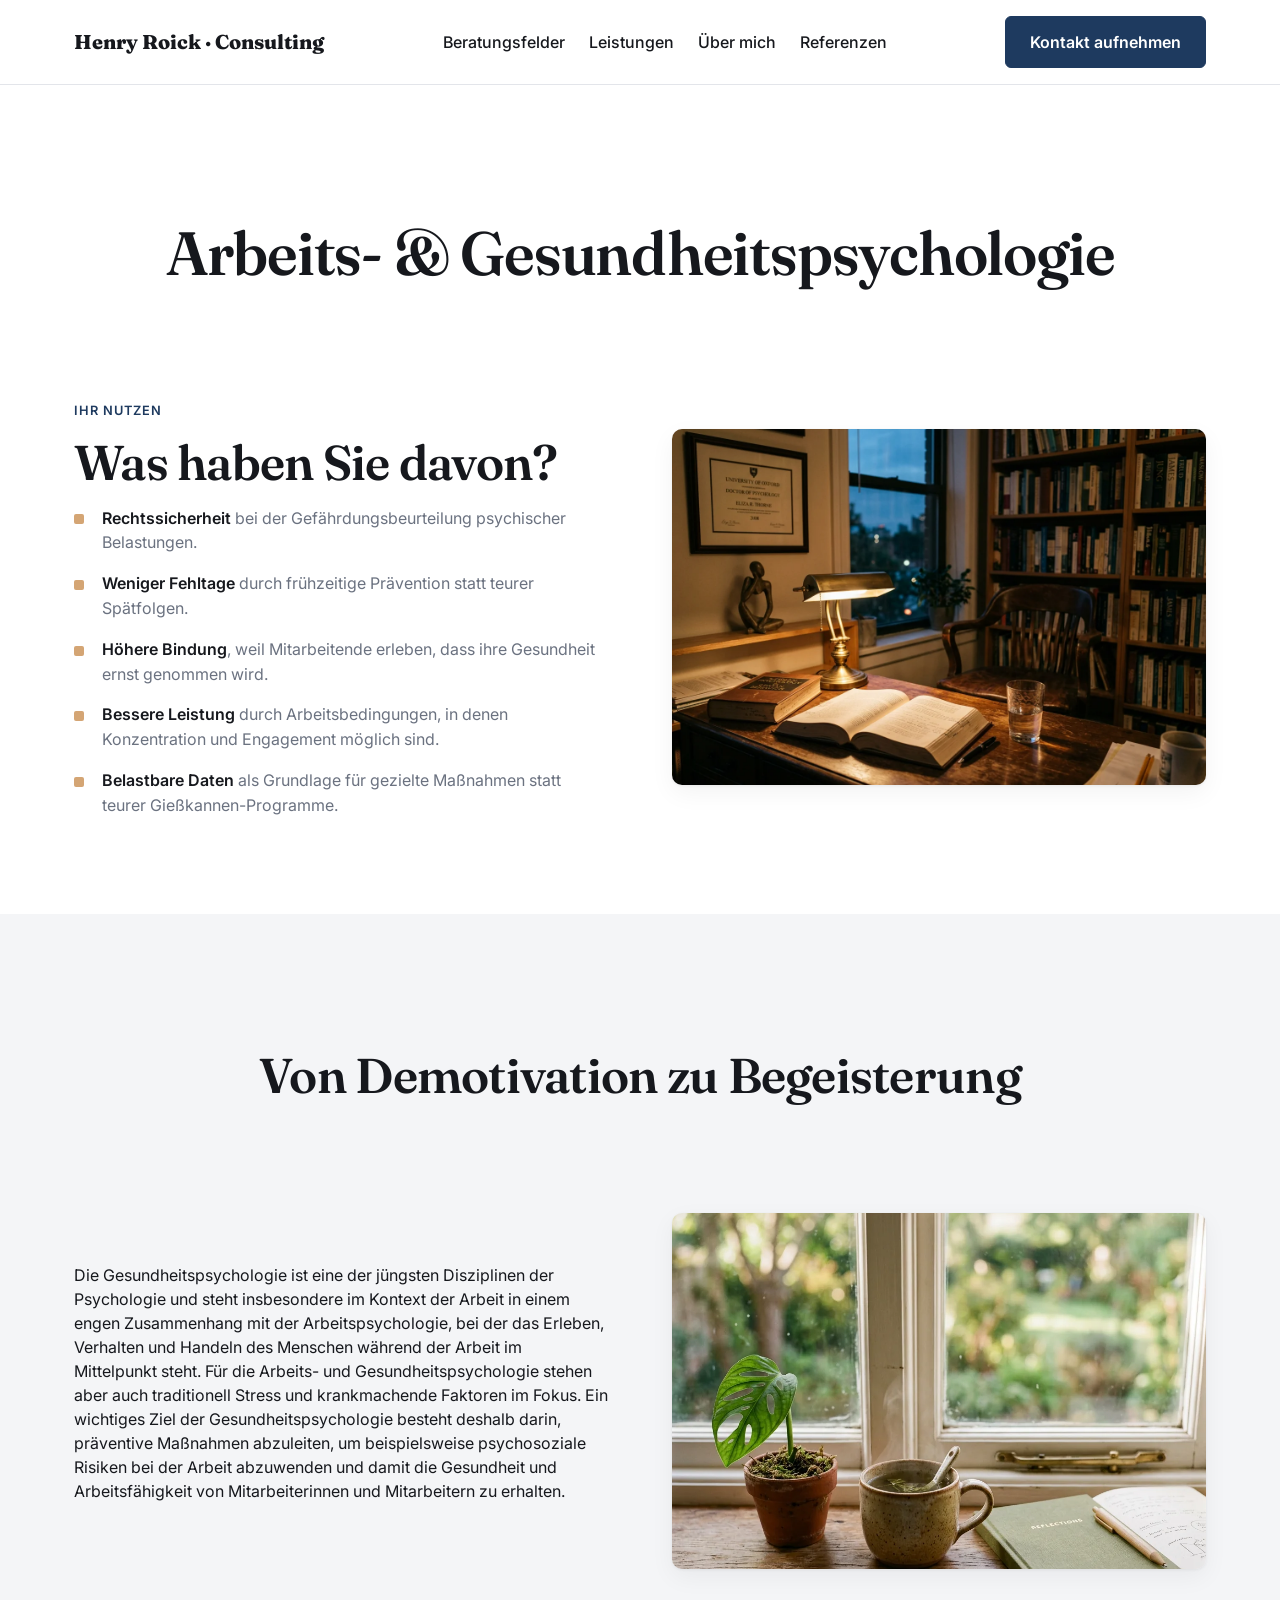
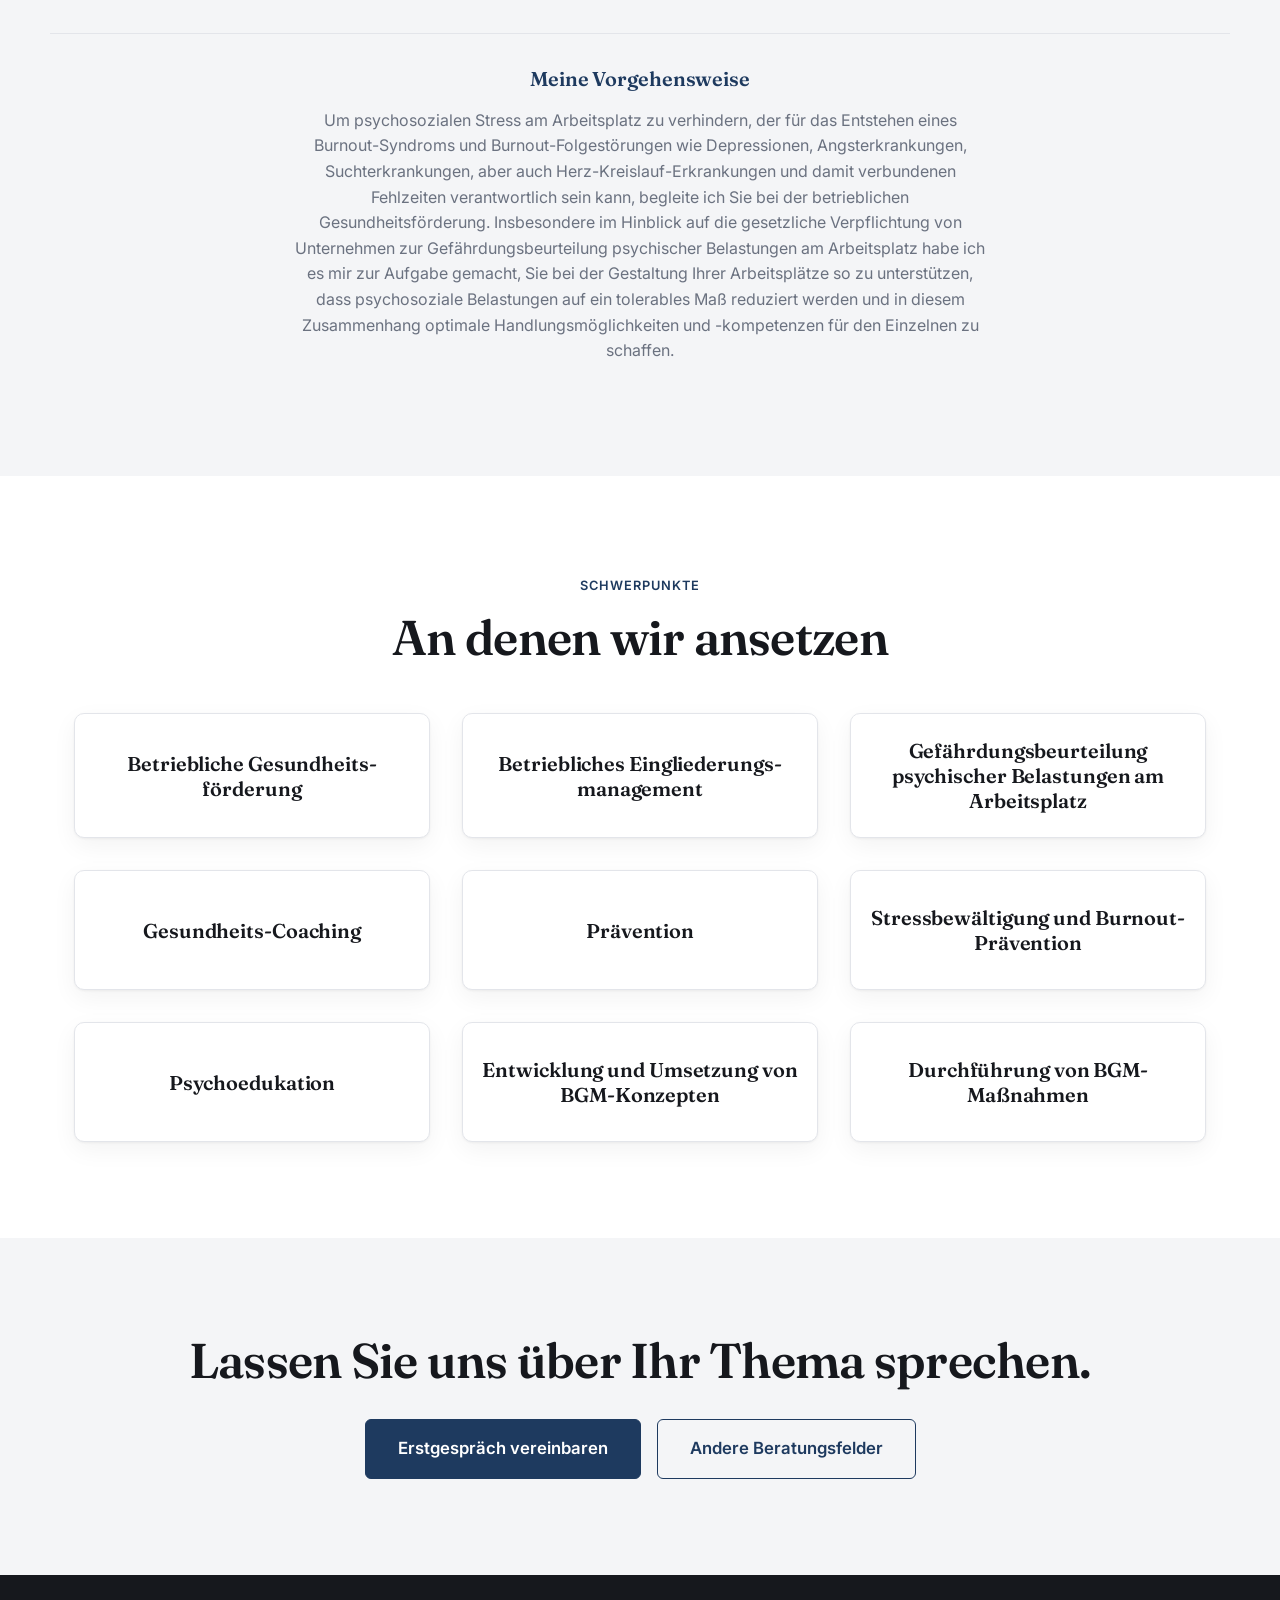
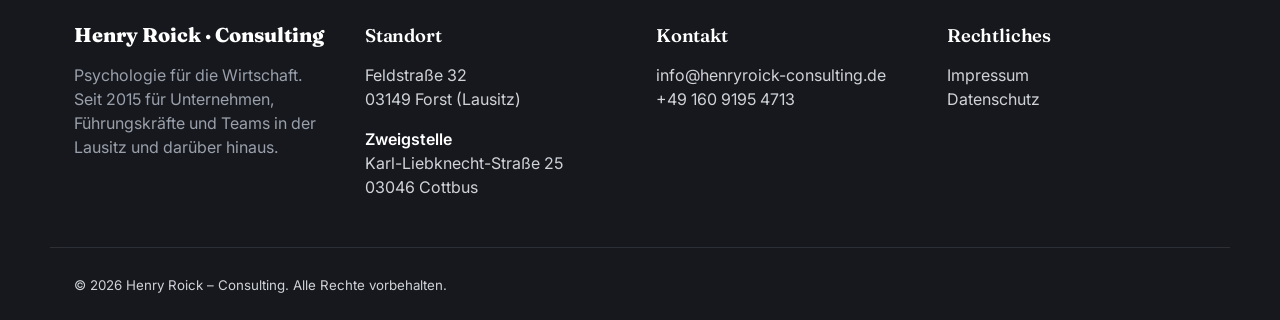
<file: Wireframe/arbeits-gesundheitspsychologie.html>
<!DOCTYPE html>
<html lang="de">
<head>
  <meta charset="UTF-8">
  <meta name="viewport" content="width=device-width, initial-scale=1.0">
  <title>Arbeits- &amp; Gesundheitspsychologie · Henry Roick – Consulting</title>
  <meta name="description" content="Arbeits- und Gesundheitspsychologie: Analyse, Bewertung und Gestaltung von Arbeit mit dem Ziel, Gesundheit zu erhalten, Belastungen zu reduzieren und Leistungsfähigkeit zu sichern.">
  <link rel="preconnect" href="https://fonts.googleapis.com">
  <link rel="preconnect" href="https://fonts.gstatic.com" crossorigin>
  <link href="https://fonts.googleapis.com/css2?family=Fraunces:opsz,wght@9..144,400;9..144,500;9..144,600;9..144,700&family=Inter:wght@400;500;600;700&display=swap" rel="stylesheet">
  <link rel="stylesheet" href="wireframe.css">
</head>
<body>

  <header class="site-header">
    <div class="container nav">
      <div class="logo"><a href="index.html" style="color:inherit;">Henry Roick &middot; Consulting</a></div>
      <nav>
        <ul class="nav__links">
          <li><a href="index.html#beratungsfelder">Beratungsfelder</a></li>
          <li><a href="index.html#leistungen">Leistungen</a></li>
          <li><a href="index.html#ueber-mich">Über mich</a></li>
          <li><a href="index.html#referenzen">Referenzen</a></li>
        </ul>
      </nav>
      <a href="index.html#kontakt" class="btn">Kontakt aufnehmen</a>
    </div>
  </header>

  <main>
    <!-- ===== NUTZEN (Einstieg) ===== -->
    <section class="section">
      <div class="container">
        <h1 class="page-title page-title--wide center">Arbeits- &amp; Gesundheits&shy;psychologie</h1>
      </div>
      <div class="container split">
        <div>
          <span class="eyebrow">Ihr Nutzen</span>
          <h2>Was haben Sie davon?</h2>
          <ul class="feature-list">
            <li><strong>Rechtssicherheit</strong> bei der Gefährdungs&shy;beurteilung psychischer Belastungen.</li>
            <li><strong>Weniger Fehltage</strong> durch frühzeitige Prävention statt teurer Spätfolgen.</li>
            <li><strong>Höhere Bindung</strong>, weil Mitarbeitende erleben, dass ihre Gesundheit ernst genommen wird.</li>
            <li><strong>Bessere Leistung</strong> durch Arbeitsbedingungen, in denen Konzentration und Engagement möglich sind.</li>
            <li><strong>Belastbare Daten</strong> als Grundlage für gezielte Maßnahmen statt teurer Gießkannen-Programme.</li>
          </ul>
        </div>
        <img src="img/motto.webp" alt="Stilles Arbeitszimmer mit aufgeschlagenem Buch und warmem Lampenlicht" width="1200" height="800" loading="lazy">
      </div>
    </section>

    <!-- ===== INTRO / ANSATZ ===== -->
    <section class="section section--surface">
      <div class="container">
        <h2 class="page-title page-title--wide center">Von Demotivation zu Begeisterung</h2>
      </div>
      <div class="container split">
        <div>
          <p>Die Gesundheitspsychologie ist eine der jüngsten Disziplinen der Psychologie und steht insbesondere im Kontext der Arbeit in einem engen Zusammenhang mit der Arbeitspsychologie, bei der das Erleben, Verhalten und Handeln des Menschen während der Arbeit im Mittelpunkt steht. Für die Arbeits- und Gesundheitspsychologie stehen aber auch traditionell Stress und krankmachende Faktoren im Fokus. Ein wichtiges Ziel der Gesundheitspsychologie besteht deshalb darin, präventive Maßnahmen abzuleiten, um beispielsweise psychosoziale Risiken bei der Arbeit abzuwenden und damit die Gesundheit und Arbeitsfähigkeit von Mitarbeiterinnen und Mitarbeitern zu erhalten.</p>
        </div>
        <img src="img/feld-gesundheit.webp" alt="Ruhiger Arbeitsplatz mit Pflanze und Tasse am Fenster" width="1200" height="900" loading="lazy">
      </div>
      <div class="container center callout">
        <h6>Meine Vorgehensweise</h6>
        <p>Um psychosozialen Stress am Arbeitsplatz zu verhindern, der für das Entstehen eines Burnout-Syndroms und Burnout-Folgestörungen wie Depressionen, Angsterkrankungen, Suchterkrankungen, aber auch Herz-Kreislauf-Erkrankungen und damit verbundenen Fehlzeiten verantwortlich sein kann, begleite ich Sie bei der betrieblichen Gesundheitsförderung. Insbesondere im Hinblick auf die gesetzliche Verpflichtung von Unternehmen zur Gefährdungsbeurteilung psychischer Belastungen am Arbeitsplatz habe ich es mir zur Aufgabe gemacht, Sie bei der Gestaltung Ihrer Arbeitsplätze so zu unterstützen, dass psychosoziale Belastungen auf ein tolerables Maß reduziert werden und in diesem Zusammenhang optimale Handlungsmöglichkeiten und -kompetenzen für den Einzelnen zu schaffen.</p>
      </div>
    </section>

    <!-- ===== THEMEN ===== -->
    <section class="section">
      <div class="container">
        <div class="center">
          <span class="eyebrow">Schwerpunkte</span>
          <h2>An denen wir ansetzen</h2>
        </div>
        <div class="grid grid-3" style="margin-top:3rem;">
          <div class="card card--compact"><h2>Betriebliche Gesundheits&shy;förderung</h2></div>
          <div class="card card--compact"><h2>Betriebliches Eingliederungs&shy;management</h2></div>
          <div class="card card--compact"><h2>Gefährdungs&shy;beurteilung psychischer Belastungen am Arbeitsplatz</h2></div>
          <div class="card card--compact"><h2>Gesundheits-Coaching</h2></div>
          <div class="card card--compact"><h2>Prävention</h2></div>
          <div class="card card--compact"><h2>Stress&shy;bewältigung und Burnout-Prävention</h2></div>
          <div class="card card--compact"><h2>Psycho&shy;edukation</h2></div>
          <div class="card card--compact"><h2>Entwicklung und Umsetzung von BGM-Konzepten</h2></div>
          <div class="card card--compact"><h2>Durchführung von BGM-Maßnahmen</h2></div>
        </div>
      </div>
    </section>

    <!-- ===== CTA ===== -->
    <section class="section section--surface center" id="kontakt">
      <div class="container">
        <h2>Lassen Sie uns über Ihr Thema sprechen.</h2>
        <div style="display:flex; gap:1rem; justify-content:center; margin-top:2rem; flex-wrap:wrap;">
          <a href="index.html#kontakt" class="btn btn--lg">Erstgespräch vereinbaren</a>
          <a href="index.html#beratungsfelder" class="btn btn--ghost btn--lg">Andere Beratungsfelder</a>
        </div>
      </div>
    </section>
  </main>

  <footer class="site-footer">
    <div class="container grid grid-4">
      <div>
        <div class="logo" style="color:#fff;">Henry Roick &middot; Consulting</div>
        <p style="color:#9aa0ab; margin-top:1rem;">Psychologie für die Wirtschaft. Seit 2015 für Unternehmen, Führungskräfte und Teams in der Lausitz und darüber hinaus.</p>
      </div>
      <div>
        <h3>Standort</h3>
        <p>
          Feldstraße 32<br>
          03149 Forst (Lausitz)
        </p>
        <p>
          <strong style="color:#fff;">Zweigstelle</strong><br>
          Karl-Liebknecht-Straße 25<br>
          03046 Cottbus
        </p>
      </div>
      <div>
        <h3>Kontakt</h3>
        <p>
          <a href="mailto:info@henryroick-consulting.de">info@henryroick-consulting.de</a><br>
          <a href="tel:+4916091954713">+49 160 9195 4713</a>
        </p>
      </div>
      <div>
        <h3>Rechtliches</h3>
        <p>
          <a href="#">Impressum</a><br>
          <a href="#">Datenschutz</a>
        </p>
      </div>
    </div>
    <div class="container" style="border-top:1px solid #2c2f36;margin-top:2rem;padding-top:1.5rem;">
      <small>© 2026 Henry Roick – Consulting. Alle Rechte vorbehalten.</small>
    </div>
  </footer>

  <script>
    (function () {
      document.body.classList.add('js-loaded');
      var cards = document.querySelectorAll('.card');
      if (!('IntersectionObserver' in window) || !cards.length) {
        cards.forEach(function (c) { c.classList.add('is-visible'); });
        return;
      }
      var io = new IntersectionObserver(function (entries) {
        entries.forEach(function (entry) {
          if (entry.isIntersecting) {
            entry.target.classList.add('is-visible');
            io.unobserve(entry.target);
          }
        });
      }, { threshold: 0.15, rootMargin: '0px 0px -40px 0px' });
      cards.forEach(function (c) { io.observe(c); });
    })();
  </script>
</body>
</html>
</file>
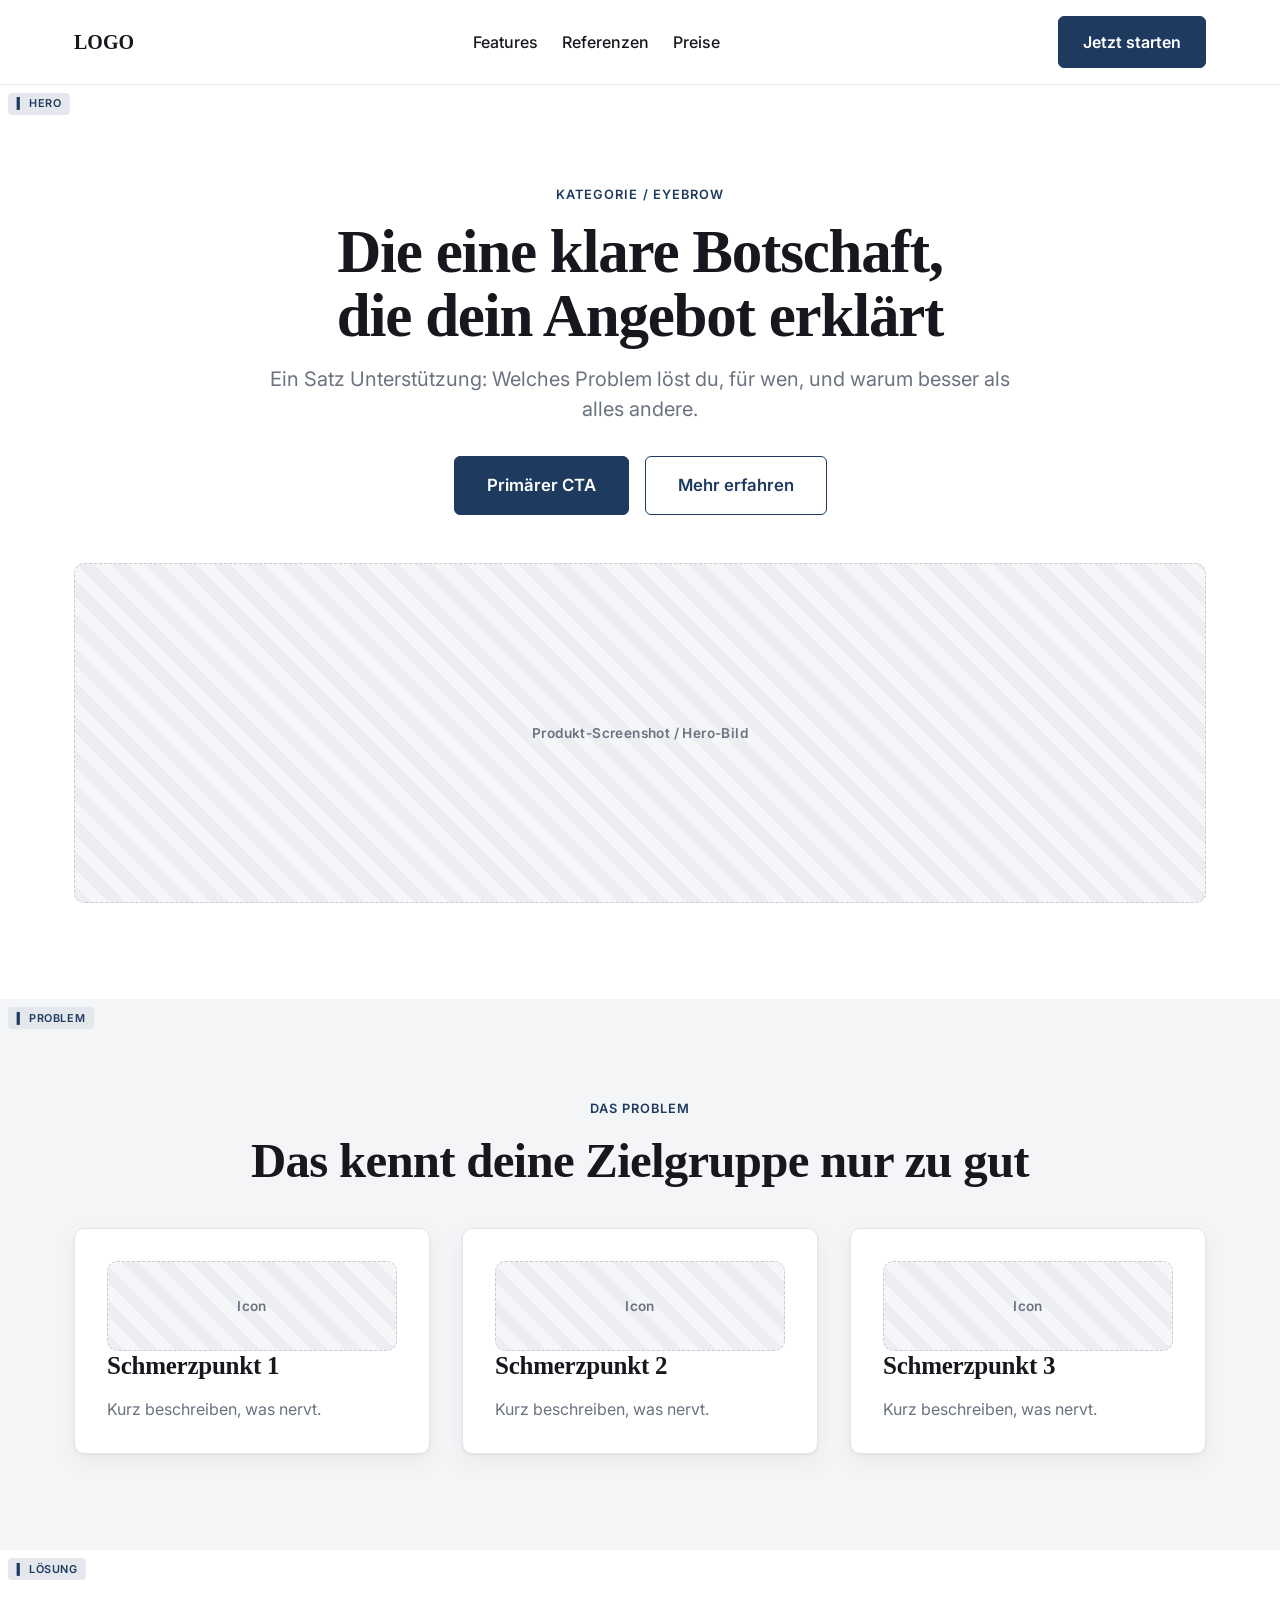
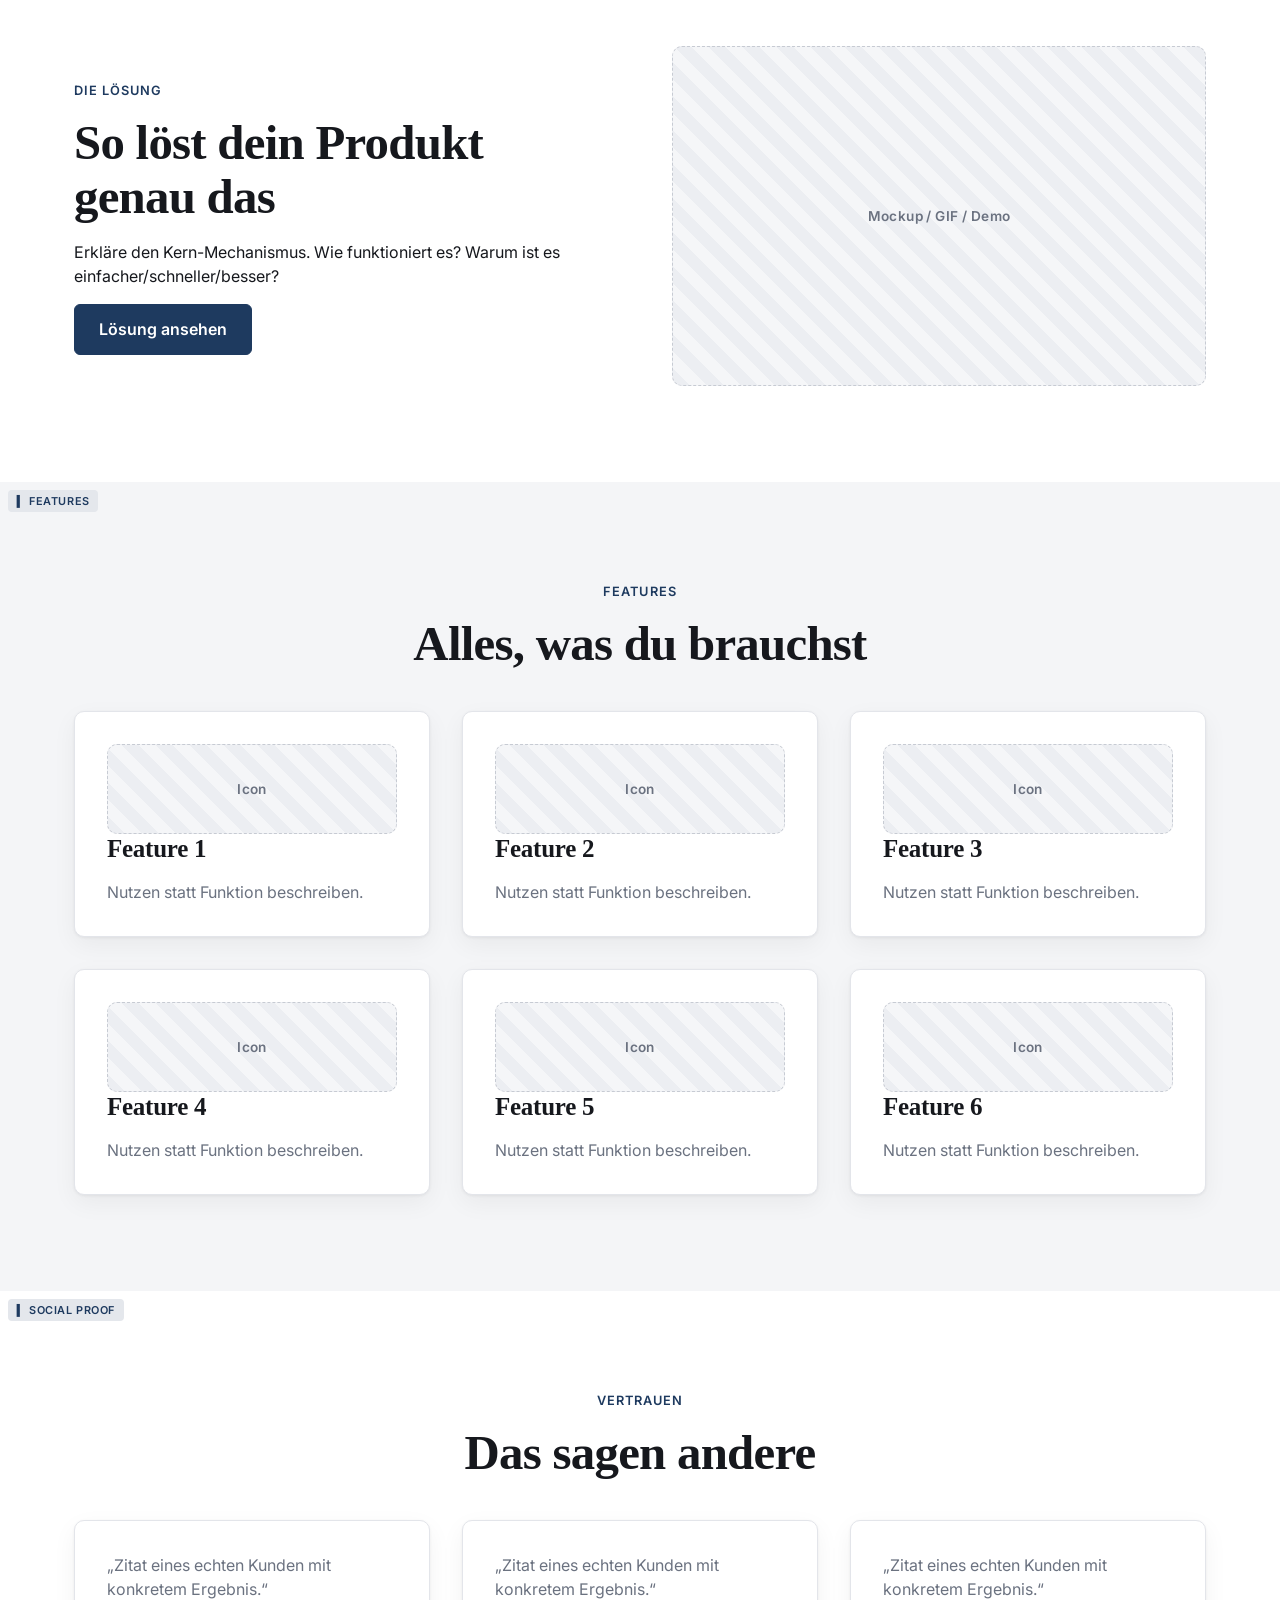
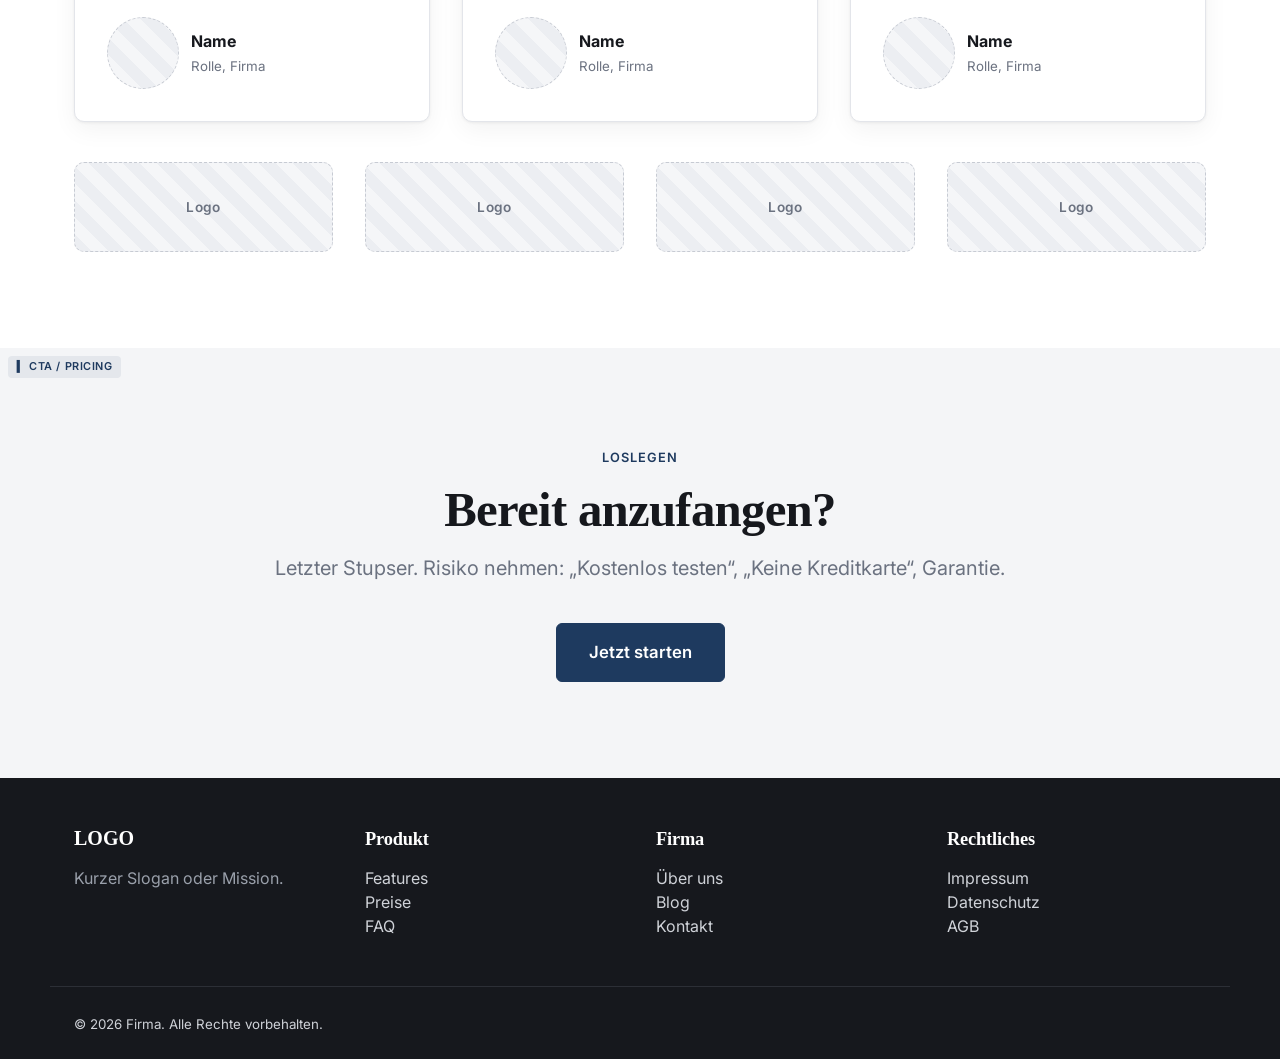
<file: Wireframe/landing.html>
<!DOCTYPE html>
<html lang="de">
<head>
  <meta charset="UTF-8">
  <meta name="viewport" content="width=device-width, initial-scale=1.0">
  <title>Landing Page · Wireframe</title>
  <!-- Schrift hier tauschen, falls nicht Inter -->
  <link rel="preconnect" href="https://fonts.googleapis.com">
  <link href="https://fonts.googleapis.com/css2?family=Inter:wght@400;500;600;800&display=swap" rel="stylesheet">
  <link rel="stylesheet" href="wireframe.css">
</head>
<!-- class="wireframe" = Skizzen-Modus. Entfernen für cleanes Design. -->
<body class="wireframe">

  <!-- ===== HEADER / NAV ===== -->
  <header class="site-header">
    <div class="container nav">
      <div class="logo">LOGO</div>
      <nav>
        <ul class="nav__links">
          <li><a href="#features">Features</a></li>
          <li><a href="#proof">Referenzen</a></li>
          <li><a href="#pricing">Preise</a></li>
        </ul>
      </nav>
      <a href="#cta" class="btn">Jetzt starten</a>
    </div>
  </header>

  <main>
    <!-- ===== 1 · HERO ===== -->
    <section class="section center" data-label="HERO">
      <div class="container">
        <span class="eyebrow">Kategorie / Eyebrow</span>
        <h1>Die eine klare Botschaft,<br>die dein Angebot erklärt</h1>
        <p class="lead">Ein Satz Unterstützung: Welches Problem löst du, für wen, und warum besser als alles andere.</p>
        <div style="display:flex; gap:1rem; justify-content:center; margin-top:2rem; flex-wrap:wrap;">
          <a href="#cta" class="btn btn--lg">Primärer CTA</a>
          <a href="#features" class="btn btn--ghost btn--lg">Mehr erfahren</a>
        </div>
        <div class="ph ph--lg" style="margin-top:3rem;">Produkt-Screenshot / Hero-Bild</div>
      </div>
    </section>

    <!-- ===== 2 · PROBLEM ===== -->
    <section class="section section--surface center" data-label="PROBLEM">
      <div class="container">
        <span class="eyebrow">Das Problem</span>
        <h2>Das kennt deine Zielgruppe nur zu gut</h2>
        <div class="grid grid-3" style="margin-top:2.5rem;">
          <div class="card"><div class="ph ph--sm">Icon</div><h3>Schmerzpunkt 1</h3><p>Kurz beschreiben, was nervt.</p></div>
          <div class="card"><div class="ph ph--sm">Icon</div><h3>Schmerzpunkt 2</h3><p>Kurz beschreiben, was nervt.</p></div>
          <div class="card"><div class="ph ph--sm">Icon</div><h3>Schmerzpunkt 3</h3><p>Kurz beschreiben, was nervt.</p></div>
        </div>
      </div>
    </section>

    <!-- ===== 3 · LÖSUNG ===== -->
    <section class="section" data-label="LÖSUNG">
      <div class="container split">
        <div>
          <span class="eyebrow">Die Lösung</span>
          <h2>So löst dein Produkt genau das</h2>
          <p>Erkläre den Kern-Mechanismus. Wie funktioniert es? Warum ist es einfacher/schneller/besser?</p>
          <a href="#cta" class="btn">Lösung ansehen</a>
        </div>
        <div class="ph ph--lg">Mockup / GIF / Demo</div>
      </div>
    </section>

    <!-- ===== 4 · FEATURES ===== -->
    <section class="section section--surface" id="features" data-label="FEATURES">
      <div class="container">
        <div class="center"><span class="eyebrow">Features</span><h2>Alles, was du brauchst</h2></div>
        <div class="grid grid-3" style="margin-top:2.5rem;">
          <div class="card"><div class="ph ph--sm">Icon</div><h3>Feature 1</h3><p>Nutzen statt Funktion beschreiben.</p></div>
          <div class="card"><div class="ph ph--sm">Icon</div><h3>Feature 2</h3><p>Nutzen statt Funktion beschreiben.</p></div>
          <div class="card"><div class="ph ph--sm">Icon</div><h3>Feature 3</h3><p>Nutzen statt Funktion beschreiben.</p></div>
          <div class="card"><div class="ph ph--sm">Icon</div><h3>Feature 4</h3><p>Nutzen statt Funktion beschreiben.</p></div>
          <div class="card"><div class="ph ph--sm">Icon</div><h3>Feature 5</h3><p>Nutzen statt Funktion beschreiben.</p></div>
          <div class="card"><div class="ph ph--sm">Icon</div><h3>Feature 6</h3><p>Nutzen statt Funktion beschreiben.</p></div>
        </div>
      </div>
    </section>

    <!-- ===== 5 · SOCIAL PROOF ===== -->
    <section class="section center" id="proof" data-label="SOCIAL PROOF">
      <div class="container">
        <span class="eyebrow">Vertrauen</span>
        <h2>Das sagen andere</h2>
        <div class="grid grid-3" style="margin-top:2.5rem;">
          <div class="card"><p>„Zitat eines echten Kunden mit konkretem Ergebnis.“</p><div style="display:flex;gap:.75rem;align-items:center;margin-top:1rem;"><div class="ph ph--circle"></div><div style="text-align:left;"><strong>Name</strong><br><small style="color:var(--color-muted)">Rolle, Firma</small></div></div></div>
          <div class="card"><p>„Zitat eines echten Kunden mit konkretem Ergebnis.“</p><div style="display:flex;gap:.75rem;align-items:center;margin-top:1rem;"><div class="ph ph--circle"></div><div style="text-align:left;"><strong>Name</strong><br><small style="color:var(--color-muted)">Rolle, Firma</small></div></div></div>
          <div class="card"><p>„Zitat eines echten Kunden mit konkretem Ergebnis.“</p><div style="display:flex;gap:.75rem;align-items:center;margin-top:1rem;"><div class="ph ph--circle"></div><div style="text-align:left;"><strong>Name</strong><br><small style="color:var(--color-muted)">Rolle, Firma</small></div></div></div>
        </div>
        <div class="grid grid-4" style="margin-top:2.5rem;align-items:center;">
          <div class="ph ph--sm">Logo</div><div class="ph ph--sm">Logo</div><div class="ph ph--sm">Logo</div><div class="ph ph--sm">Logo</div>
        </div>
      </div>
    </section>

    <!-- ===== 6 · CTA / PRICING ===== -->
    <section class="section section--surface center" id="cta" data-label="CTA / PRICING">
      <div class="container">
        <span class="eyebrow">Loslegen</span>
        <h2>Bereit anzufangen?</h2>
        <p class="lead">Letzter Stupser. Risiko nehmen: „Kostenlos testen“, „Keine Kreditkarte“, Garantie.</p>
        <a href="#" class="btn btn--lg" style="margin-top:1.5rem;">Jetzt starten</a>
      </div>
    </section>
  </main>

  <!-- ===== 7 · FOOTER ===== -->
  <footer class="site-footer" data-label="FOOTER">
    <div class="container grid grid-4">
      <div><div class="logo" style="color:#fff;">LOGO</div><p style="color:#9aa0ab;">Kurzer Slogan oder Mission.</p></div>
      <div><h3>Produkt</h3><p><a href="#">Features</a><br><a href="#">Preise</a><br><a href="#">FAQ</a></p></div>
      <div><h3>Firma</h3><p><a href="#">Über uns</a><br><a href="#">Blog</a><br><a href="#">Kontakt</a></p></div>
      <div><h3>Rechtliches</h3><p><a href="#">Impressum</a><br><a href="#">Datenschutz</a><br><a href="#">AGB</a></p></div>
    </div>
    <div class="container" style="border-top:1px solid #2c2f36;margin-top:2rem;padding-top:1.5rem;"><small>© 2026 Firma. Alle Rechte vorbehalten.</small></div>
  </footer>

</body>
</html>
</file>
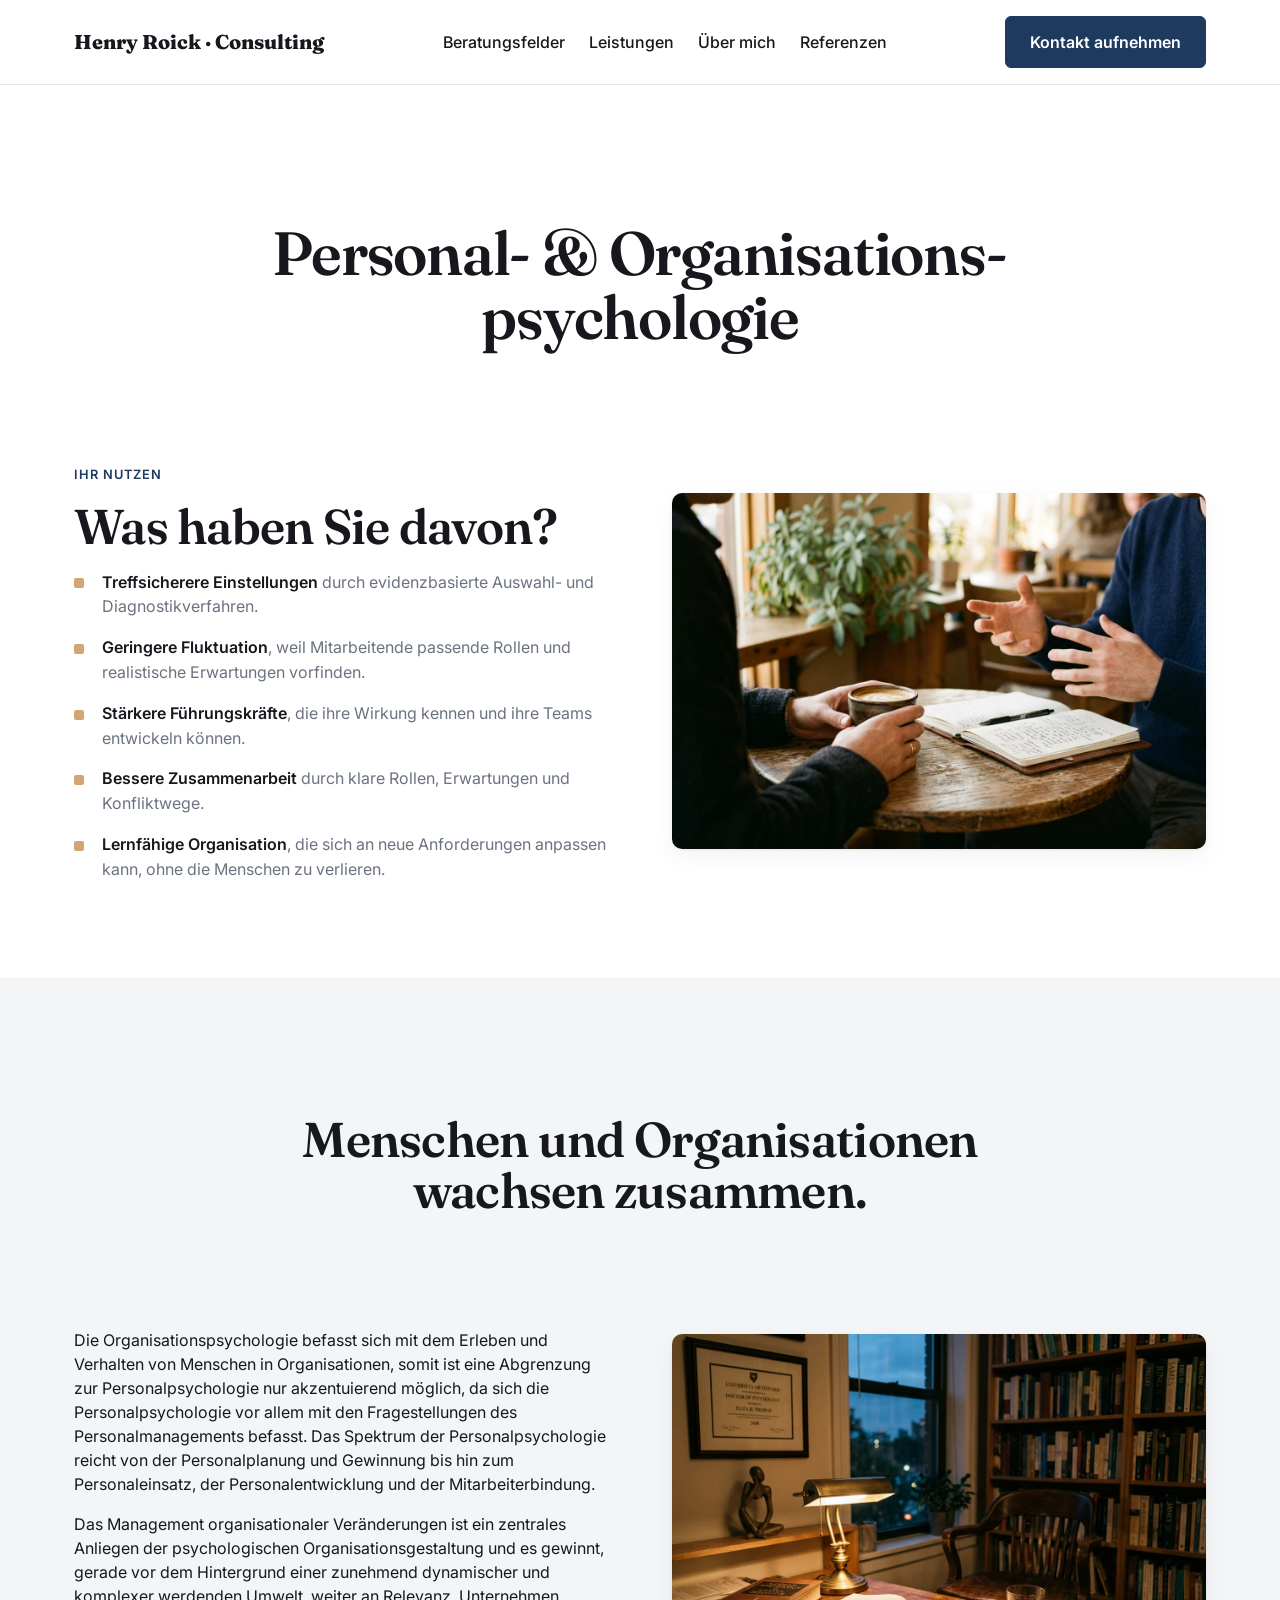
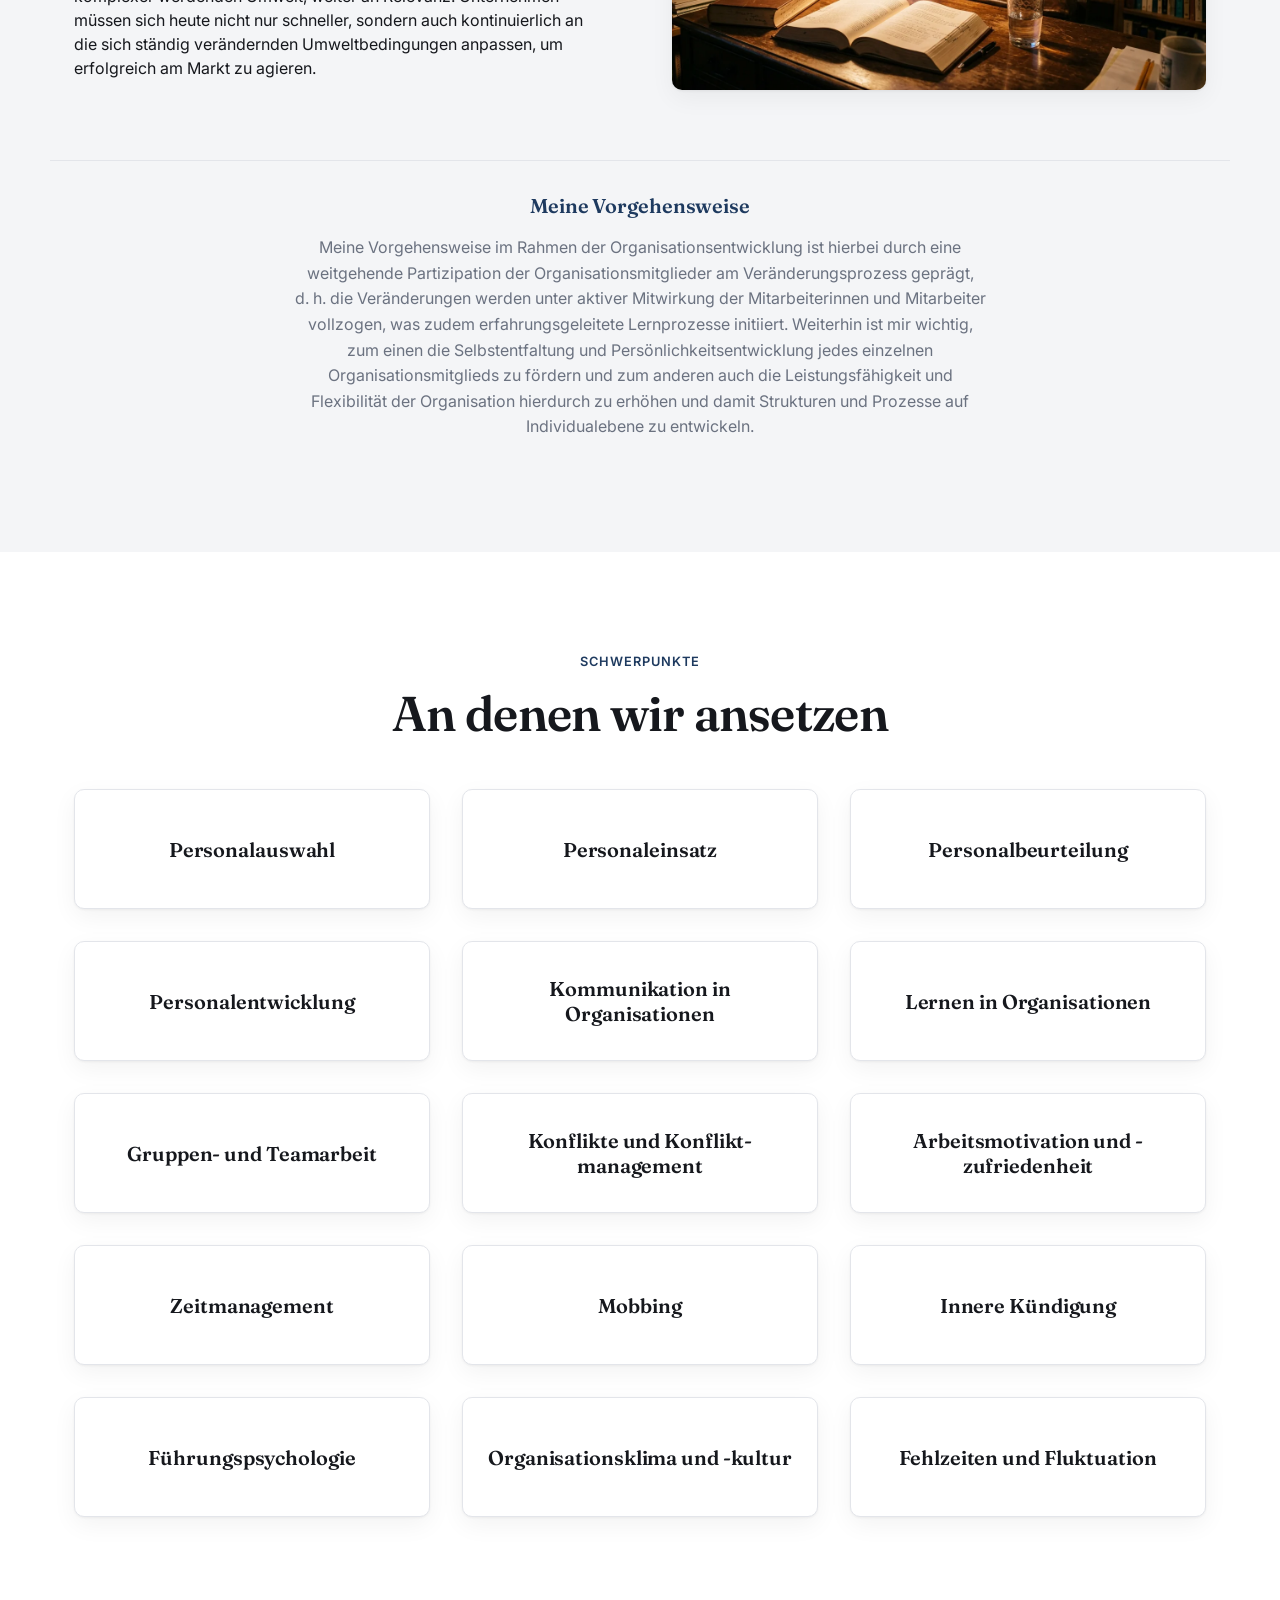
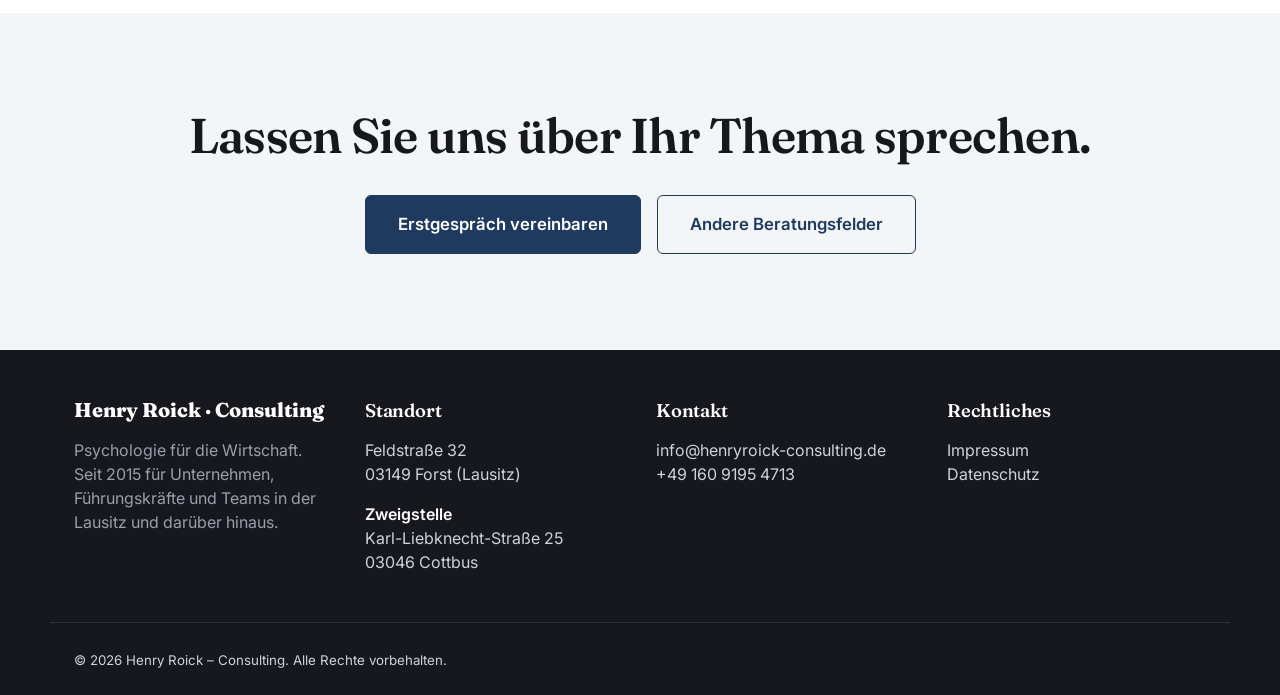
<file: Wireframe/personal-organisationspsychologie.html>
<!DOCTYPE html>
<html lang="de">
<head>
  <meta charset="UTF-8">
  <meta name="viewport" content="width=device-width, initial-scale=1.0">
  <title>Personal- &amp; Organisationspsychologie · Henry Roick – Consulting</title>
  <meta name="description" content="Personal- und Organisationspsychologie: Auswahl, Beurteilung und Entwicklung von Mitarbeitenden – und die Gestaltung der Wechselwirkung zwischen Individuum und Organisation.">
  <link rel="preconnect" href="https://fonts.googleapis.com">
  <link rel="preconnect" href="https://fonts.gstatic.com" crossorigin>
  <link href="https://fonts.googleapis.com/css2?family=Fraunces:opsz,wght@9..144,400;9..144,500;9..144,600;9..144,700&family=Inter:wght@400;500;600;700&display=swap" rel="stylesheet">
  <link rel="stylesheet" href="wireframe.css">
</head>
<body>

  <header class="site-header">
    <div class="container nav">
      <div class="logo"><a href="index.html" style="color:inherit;">Henry Roick &middot; Consulting</a></div>
      <nav>
        <ul class="nav__links">
          <li><a href="index.html#beratungsfelder">Beratungsfelder</a></li>
          <li><a href="index.html#leistungen">Leistungen</a></li>
          <li><a href="index.html#ueber-mich">Über mich</a></li>
          <li><a href="index.html#referenzen">Referenzen</a></li>
        </ul>
      </nav>
      <a href="index.html#kontakt" class="btn">Kontakt aufnehmen</a>
    </div>
  </header>

  <main>
    <!-- ===== NUTZEN (Einstieg) ===== -->
    <section class="section">
      <div class="container">
        <h1 class="page-title center">Personal- &amp; Organisations&shy;psychologie</h1>
      </div>
      <div class="container split">
        <div>
          <span class="eyebrow">Ihr Nutzen</span>
          <h2>Was haben Sie davon?</h2>
          <ul class="feature-list">
            <li><strong>Treffsicherere Einstellungen</strong> durch evidenzbasierte Auswahl- und Diagnostik&shy;verfahren.</li>
            <li><strong>Geringere Fluktuation</strong>, weil Mitarbeitende passende Rollen und realistische Erwartungen vorfinden.</li>
            <li><strong>Stärkere Führungskräfte</strong>, die ihre Wirkung kennen und ihre Teams entwickeln können.</li>
            <li><strong>Bessere Zusammenarbeit</strong> durch klare Rollen, Erwartungen und Konfliktwege.</li>
            <li><strong>Lernfähige Organisation</strong>, die sich an neue Anforderungen anpassen kann, ohne die Menschen zu verlieren.</li>
          </ul>
        </div>
        <img src="img/ansatz.webp" alt="Zwei Hände im Beratungsgespräch über einem Notizbuch" width="1200" height="800" loading="lazy">
      </div>
    </section>

    <!-- ===== INTRO / ANSATZ ===== -->
    <section class="section section--surface">
      <div class="container">
        <h2 class="page-title center">Menschen und Organisationen wachsen zusammen.</h2>
      </div>
      <div class="container split">
        <div>
          <p>Die Organisationspsychologie befasst sich mit dem Erleben und Verhalten von Menschen in Organisationen, somit ist eine Abgrenzung zur Personalpsychologie nur akzentuierend möglich, da sich die Personalpsychologie vor allem mit den Fragestellungen des Personalmanagements befasst. Das Spektrum der Personalpsychologie reicht von der Personalplanung und Gewinnung bis hin zum Personaleinsatz, der Personalentwicklung und der Mitarbeiterbindung.</p>
          <p>Das Management organisationaler Veränderungen ist ein zentrales Anliegen der psychologischen Organisationsgestaltung und es gewinnt, gerade vor dem Hintergrund einer zunehmend dynamischer und komplexer werdenden Umwelt, weiter an Relevanz. Unternehmen müssen sich heute nicht nur schneller, sondern auch kontinuierlich an die sich ständig verändernden Umweltbedingungen anpassen, um erfolgreich am Markt zu agieren.</p>
        </div>
        <img src="img/feld-personal.webp" alt="Stilles Arbeitszimmer mit aufgeschlagenem Buch und warmem Lampenlicht" width="1200" height="900" loading="lazy">
      </div>
      <div class="container center callout">
        <h6>Meine Vorgehensweise</h6>
        <p>Meine Vorgehensweise im Rahmen der Organisationsentwicklung ist hierbei durch eine weitgehende Partizipation der Organisationsmitglieder am Veränderungsprozess geprägt, d.&nbsp;h. die Veränderungen werden unter aktiver Mitwirkung der Mitarbeiterinnen und Mitarbeiter vollzogen, was zudem erfahrungsgeleitete Lernprozesse initiiert. Weiterhin ist mir wichtig, zum einen die Selbstentfaltung und Persönlichkeitsentwicklung jedes einzelnen Organisationsmitglieds zu fördern und zum anderen auch die Leistungsfähigkeit und Flexibilität der Organisation hierdurch zu erhöhen und damit Strukturen und Prozesse auf Individualebene zu entwickeln.</p>
      </div>
    </section>

    <!-- ===== THEMEN ===== -->
    <section class="section">
      <div class="container">
        <div class="center">
          <span class="eyebrow">Schwerpunkte</span>
          <h2>An denen wir ansetzen</h2>
        </div>
        <div class="grid grid-3" style="margin-top:3rem;">
          <div class="card card--compact"><h2>Personalauswahl</h2></div>
          <div class="card card--compact"><h2>Personaleinsatz</h2></div>
          <div class="card card--compact"><h2>Personal&shy;beurteilung</h2></div>
          <div class="card card--compact"><h2>Personal&shy;entwicklung</h2></div>
          <div class="card card--compact"><h2>Kommunikation in Organisationen</h2></div>
          <div class="card card--compact"><h2>Lernen in Organisationen</h2></div>
          <div class="card card--compact"><h2>Gruppen- und Teamarbeit</h2></div>
          <div class="card card--compact"><h2>Konflikte und Konflikt&shy;management</h2></div>
          <div class="card card--compact"><h2>Arbeits&shy;motivation und -zufriedenheit</h2></div>
          <div class="card card--compact"><h2>Zeit&shy;management</h2></div>
          <div class="card card--compact"><h2>Mobbing</h2></div>
          <div class="card card--compact"><h2>Innere Kündigung</h2></div>
          <div class="card card--compact"><h2>Führungs&shy;psychologie</h2></div>
          <div class="card card--compact"><h2>Organisations&shy;klima und -kultur</h2></div>
          <div class="card card--compact"><h2>Fehlzeiten und Fluktuation</h2></div>
        </div>
      </div>
    </section>

    <!-- ===== CTA ===== -->
    <section class="section section--surface center" id="kontakt">
      <div class="container">
        <h2>Lassen Sie uns über Ihr Thema sprechen.</h2>
        <div style="display:flex; gap:1rem; justify-content:center; margin-top:2rem; flex-wrap:wrap;">
          <a href="index.html#kontakt" class="btn btn--lg">Erstgespräch vereinbaren</a>
          <a href="index.html#beratungsfelder" class="btn btn--ghost btn--lg">Andere Beratungsfelder</a>
        </div>
      </div>
    </section>
  </main>

  <footer class="site-footer">
    <div class="container grid grid-4">
      <div>
        <div class="logo" style="color:#fff;">Henry Roick &middot; Consulting</div>
        <p style="color:#9aa0ab; margin-top:1rem;">Psychologie für die Wirtschaft. Seit 2015 für Unternehmen, Führungskräfte und Teams in der Lausitz und darüber hinaus.</p>
      </div>
      <div>
        <h3>Standort</h3>
        <p>
          Feldstraße 32<br>
          03149 Forst (Lausitz)
        </p>
        <p>
          <strong style="color:#fff;">Zweigstelle</strong><br>
          Karl-Liebknecht-Straße 25<br>
          03046 Cottbus
        </p>
      </div>
      <div>
        <h3>Kontakt</h3>
        <p>
          <a href="mailto:info@henryroick-consulting.de">info@henryroick-consulting.de</a><br>
          <a href="tel:+4916091954713">+49 160 9195 4713</a>
        </p>
      </div>
      <div>
        <h3>Rechtliches</h3>
        <p>
          <a href="#">Impressum</a><br>
          <a href="#">Datenschutz</a>
        </p>
      </div>
    </div>
    <div class="container" style="border-top:1px solid #2c2f36;margin-top:2rem;padding-top:1.5rem;">
      <small>© 2026 Henry Roick – Consulting. Alle Rechte vorbehalten.</small>
    </div>
  </footer>

  <script>
    (function () {
      document.body.classList.add('js-loaded');
      var cards = document.querySelectorAll('.card');
      if (!('IntersectionObserver' in window) || !cards.length) {
        cards.forEach(function (c) { c.classList.add('is-visible'); });
        return;
      }
      var io = new IntersectionObserver(function (entries) {
        entries.forEach(function (entry) {
          if (entry.isIntersecting) {
            entry.target.classList.add('is-visible');
            io.unobserve(entry.target);
          }
        });
      }, { threshold: 0.15, rootMargin: '0px 0px -40px 0px' });
      cards.forEach(function (c) { io.observe(c); });
    })();
  </script>
</body>
</html>
</file>
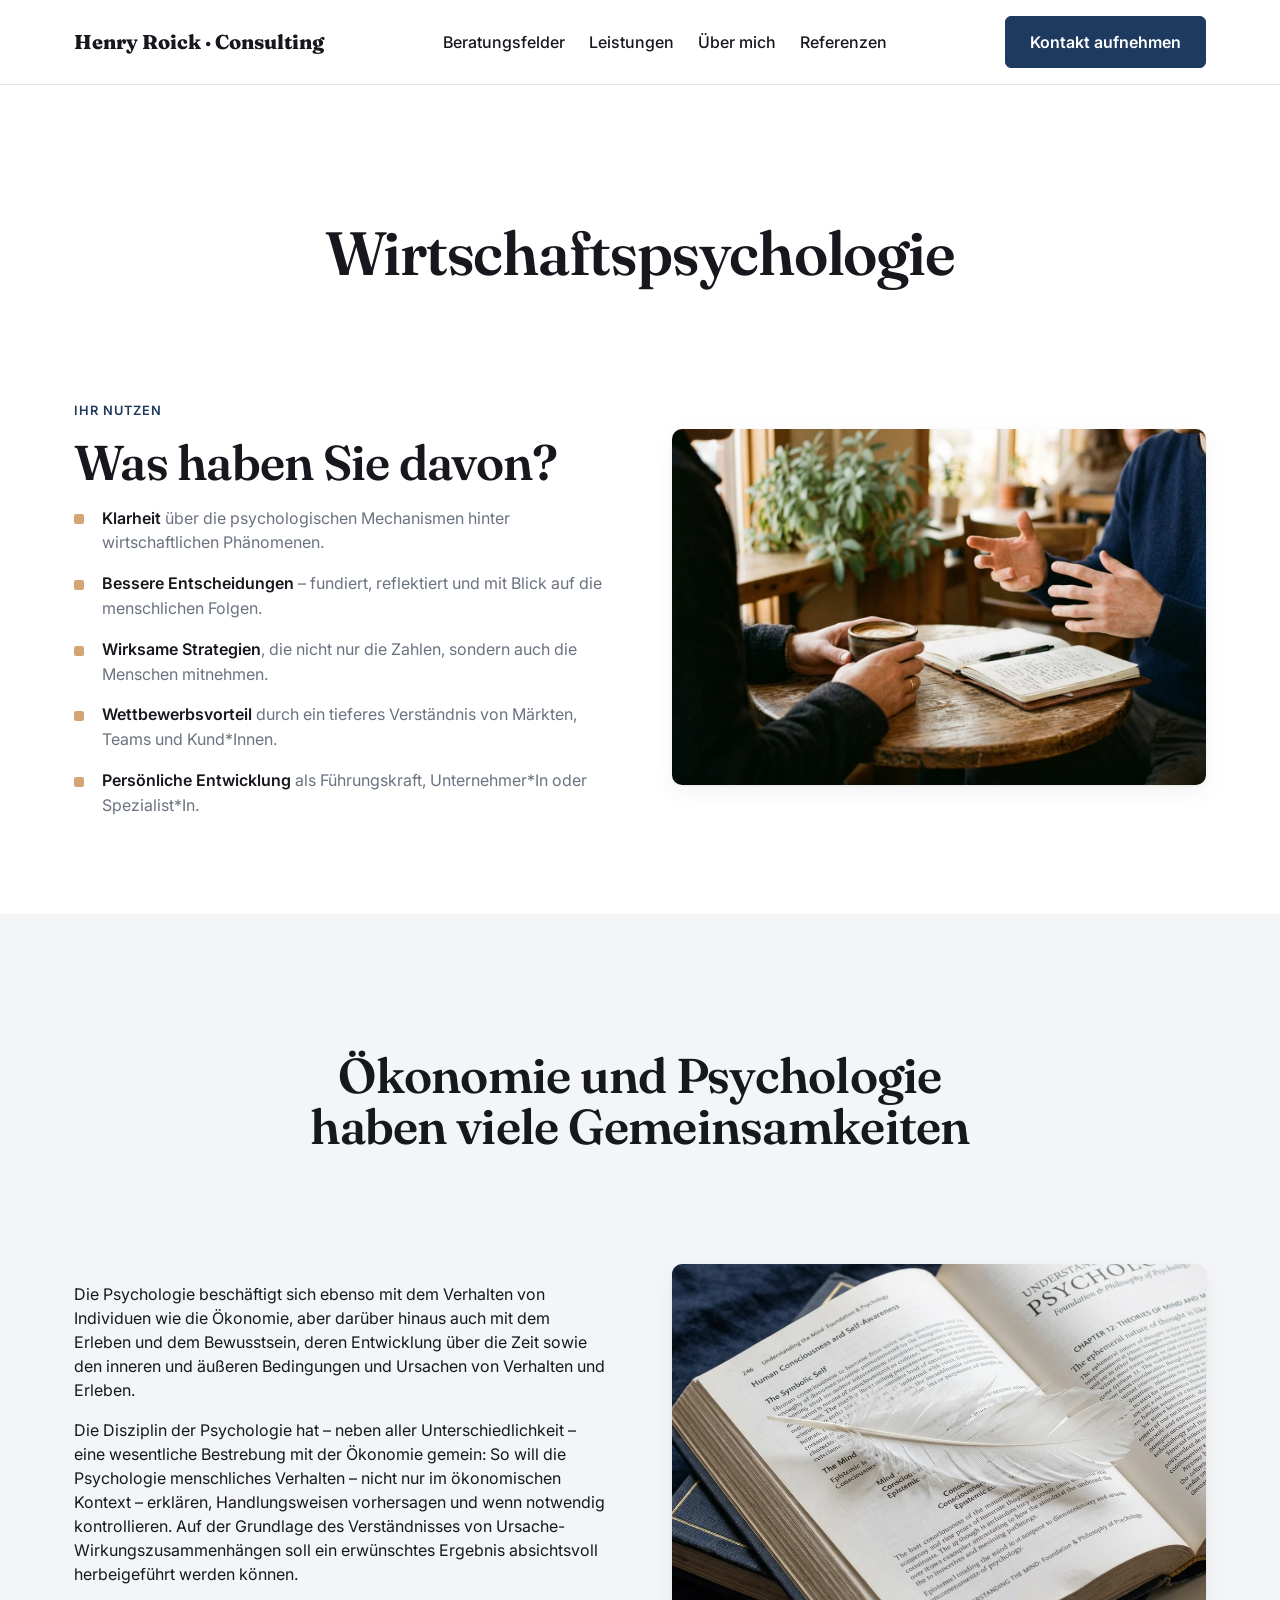
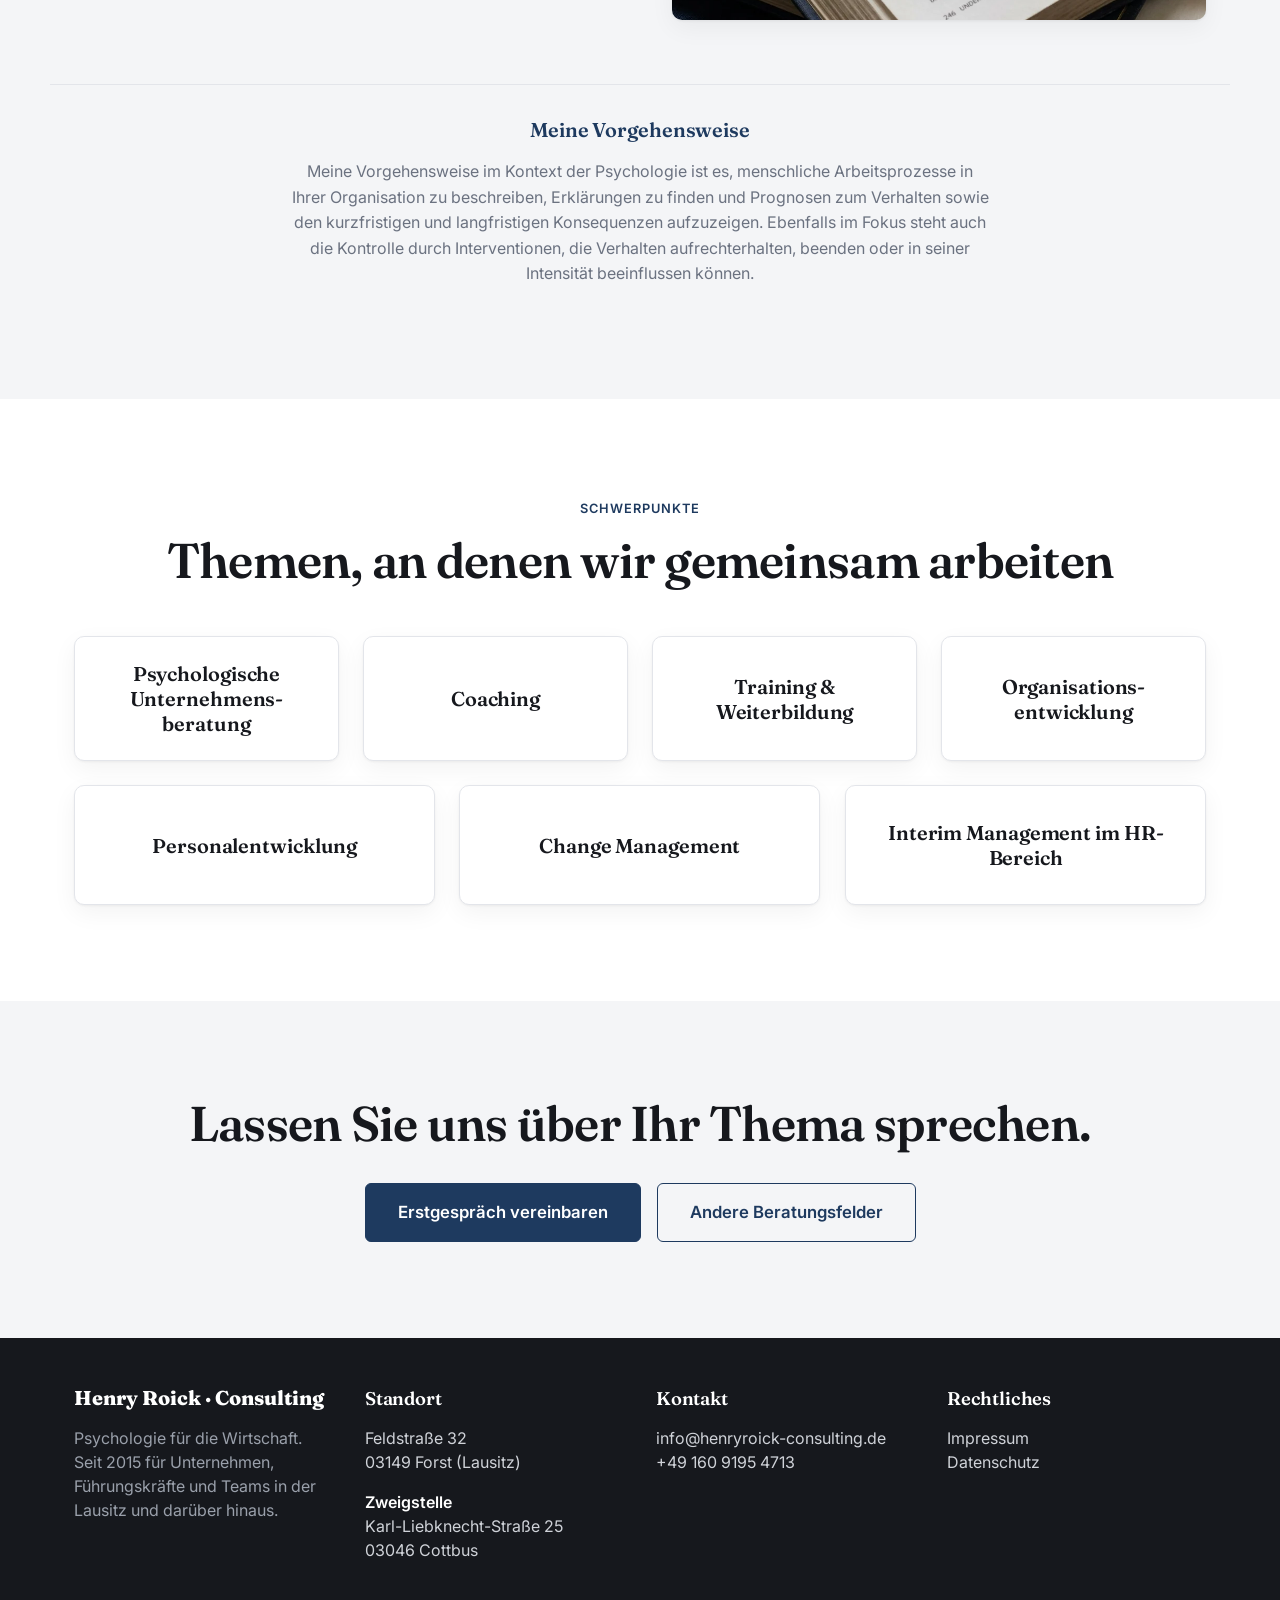
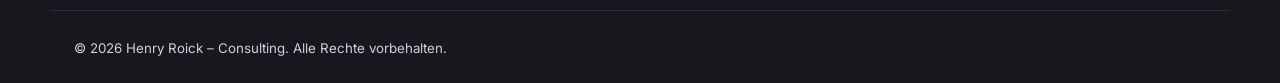
<file: Wireframe/wirtschaftspsychologie.html>
<!DOCTYPE html>
<html lang="de">
<head>
  <meta charset="UTF-8">
  <meta name="viewport" content="width=device-width, initial-scale=1.0">
  <title>Wirtschaftspsychologie · Henry Roick – Consulting</title>
  <meta name="description" content="Wirtschaftspsychologie: subjektives Erleben und Verhalten von Menschen im ökonomischen Umfeld verstehen – und daraus Handlungsstrategien für Ihr Unternehmen entwickeln.">
  <link rel="preconnect" href="https://fonts.googleapis.com">
  <link rel="preconnect" href="https://fonts.gstatic.com" crossorigin>
  <link href="https://fonts.googleapis.com/css2?family=Fraunces:opsz,wght@9..144,400;9..144,500;9..144,600;9..144,700&family=Inter:wght@400;500;600;700&display=swap" rel="stylesheet">
  <link rel="stylesheet" href="wireframe.css">
</head>
<body>

  <!-- ===== HEADER / NAV ===== -->
  <header class="site-header">
    <div class="container nav">
      <div class="logo"><a href="index.html" style="color:inherit;">Henry Roick &middot; Consulting</a></div>
      <nav>
        <ul class="nav__links">
          <li><a href="index.html#beratungsfelder">Beratungsfelder</a></li>
          <li><a href="index.html#leistungen">Leistungen</a></li>
          <li><a href="index.html#ueber-mich">Über mich</a></li>
          <li><a href="index.html#referenzen">Referenzen</a></li>
        </ul>
      </nav>
      <a href="index.html#kontakt" class="btn">Kontakt aufnehmen</a>
    </div>
  </header>

  <main>
    <!-- ===== NUTZEN (Einstieg) ===== -->
    <section class="section">
      <div class="container">
        <h1 class="page-title center">Wirtschaftspsychologie</h1>
      </div>
      <div class="container split">
        <div>
          <span class="eyebrow">Ihr Nutzen</span>
          <h2>Was haben Sie davon?</h2>
          <ul class="feature-list">
            <li><strong>Klarheit</strong> über die psychologischen Mechanismen hinter wirtschaftlichen Phänomenen.</li>
            <li><strong>Bessere Entscheidungen</strong> – fundiert, reflektiert und mit Blick auf die menschlichen Folgen.</li>
            <li><strong>Wirksame Strategien</strong>, die nicht nur die Zahlen, sondern auch die Menschen mitnehmen.</li>
            <li><strong>Wettbewerbsvorteil</strong> durch ein tieferes Verständnis von Märkten, Teams und Kund*Innen.</li>
            <li><strong>Persönliche Entwicklung</strong> als Führungskraft, Unternehmer*In oder Spezialist*In.</li>
          </ul>
        </div>
        <img src="img/ansatz.webp" alt="Zwei Hände im Beratungsgespräch über einem Notizbuch" width="1200" height="800" loading="lazy">
      </div>
    </section>

    <!-- ===== INTRO / ANSATZ ===== -->
    <section class="section section--surface">
      <div class="container">
        <h2 class="page-title center">Ökonomie und Psychologie haben viele Gemeinsamkeiten</h2>
      </div>
      <div class="container split">
        <div>
          <p>Die Psychologie beschäftigt sich ebenso mit dem Verhalten von Individuen wie die Ökonomie, aber darüber hinaus auch mit dem Erleben und dem Bewusstsein, deren Entwicklung über die Zeit sowie den inneren und äußeren Bedingungen und Ursachen von Verhalten und Erleben.</p>
          <p>Die Disziplin der Psychologie hat – neben aller Unterschiedlichkeit – eine wesentliche Bestrebung mit der Ökonomie gemein: So will die Psychologie menschliches Verhalten – nicht nur im ökonomischen Kontext – erklären, Handlungsweisen vorhersagen und wenn notwendig kontrollieren. Auf der Grundlage des Verständnisses von Ursache-Wirkungszusammenhängen soll ein erwünschtes Ergebnis absichtsvoll herbeigeführt werden können.</p>
        </div>
        <img src="img/feld-wirtschaft.webp" alt="Aufgeschlagenes Buch zur Psychologie mit weißer Feder" width="1200" height="900" loading="lazy">
      </div>
      <div class="container center callout">
        <h6>Meine Vorgehensweise</h6>
        <p>Meine Vorgehensweise im Kontext der Psychologie ist es, menschliche Arbeitsprozesse in Ihrer Organisation zu beschreiben, Erklärungen zu finden und Prognosen zum Verhalten sowie den kurzfristigen und langfristigen Konsequenzen aufzuzeigen. Ebenfalls im Fokus steht auch die Kontrolle durch Interventionen, die Verhalten aufrechterhalten, beenden oder in seiner Intensität beeinflussen können.</p>
      </div>
    </section>

    <!-- ===== THEMEN ===== -->
    <section class="section">
      <div class="container">
        <div class="center">
          <span class="eyebrow">Schwerpunkte</span>
          <h2>Themen, an denen wir gemeinsam arbeiten</h2>
        </div>
        <div class="grid grid--4-3" style="margin-top:3rem;">
          <div class="card card--compact"><h2>Psychologische Unternehmens&shy;beratung</h2></div>
          <div class="card card--compact"><h2>Coaching</h2></div>
          <div class="card card--compact"><h2>Training &amp; Weiterbildung</h2></div>
          <div class="card card--compact"><h2>Organisations&shy;entwicklung</h2></div>
          <div class="card card--compact"><h2>Personal&shy;entwicklung</h2></div>
          <div class="card card--compact"><h2>Change Management</h2></div>
          <div class="card card--compact"><h2>Interim Management im HR-Bereich</h2></div>
        </div>
      </div>
    </section>

    <!-- ===== CTA ===== -->
    <section class="section section--surface center" id="kontakt">
      <div class="container">
        <h2>Lassen Sie uns über Ihr Thema sprechen.</h2>
        <div style="display:flex; gap:1rem; justify-content:center; margin-top:2rem; flex-wrap:wrap;">
          <a href="index.html#kontakt" class="btn btn--lg">Erstgespräch vereinbaren</a>
          <a href="index.html#beratungsfelder" class="btn btn--ghost btn--lg">Andere Beratungsfelder</a>
        </div>
      </div>
    </section>
  </main>

  <!-- ===== FOOTER ===== -->
  <footer class="site-footer">
    <div class="container grid grid-4">
      <div>
        <div class="logo" style="color:#fff;">Henry Roick &middot; Consulting</div>
        <p style="color:#9aa0ab; margin-top:1rem;">Psychologie für die Wirtschaft. Seit 2015 für Unternehmen, Führungskräfte und Teams in der Lausitz und darüber hinaus.</p>
      </div>
      <div>
        <h3>Standort</h3>
        <p>
          Feldstraße 32<br>
          03149 Forst (Lausitz)
        </p>
        <p>
          <strong style="color:#fff;">Zweigstelle</strong><br>
          Karl-Liebknecht-Straße 25<br>
          03046 Cottbus
        </p>
      </div>
      <div>
        <h3>Kontakt</h3>
        <p>
          <a href="mailto:info@henryroick-consulting.de">info@henryroick-consulting.de</a><br>
          <a href="tel:+4916091954713">+49 160 9195 4713</a>
        </p>
      </div>
      <div>
        <h3>Rechtliches</h3>
        <p>
          <a href="#">Impressum</a><br>
          <a href="#">Datenschutz</a>
        </p>
      </div>
    </div>
    <div class="container" style="border-top:1px solid #2c2f36;margin-top:2rem;padding-top:1.5rem;">
      <small>© 2026 Henry Roick – Consulting. Alle Rechte vorbehalten.</small>
    </div>
  </footer>

  <script>
    (function () {
      document.body.classList.add('js-loaded');
      var cards = document.querySelectorAll('.card');
      if (!('IntersectionObserver' in window) || !cards.length) {
        cards.forEach(function (c) { c.classList.add('is-visible'); });
        return;
      }
      var io = new IntersectionObserver(function (entries) {
        entries.forEach(function (entry) {
          if (entry.isIntersecting) {
            entry.target.classList.add('is-visible');
            io.unobserve(entry.target);
          }
        });
      }, { threshold: 0.15, rootMargin: '0px 0px -40px 0px' });
      cards.forEach(function (c) { io.observe(c); });
    })();
  </script>
</body>
</html>
</file>
<file: Wireframe/wireframe.css>
/* =============================================================
   WIREFRAME SYSTEM  ·  wireframe.css
   Eine Datei für alle Templates (landing / business / ecommerce)

   So nutzt du es:
   1. Diese Datei NICHT für jedes Projekt neu schreiben.
   2. Pro Projekt nur den Block "PROJEKT-TOKENS" unten anpassen.
   3. <body class="wireframe"> zeigt Labels + graue Boxen (Skizzen-Modus).
      Klasse entfernen  ->  cleanes Design ohne Wireframe-Hilfen.
   ============================================================= */

:root {
  /* ====== PROJEKT-TOKENS — HIER ANPASSEN (das reicht meistens) ====== */
  --color-primary:  #1e3a5f;   /* Tiefblau — Vertrauen, seriös         */
  --color-accent:   #d4a574;   /* Warmes Sand — Wärme, Mensch          */
  --font-heading:   "Fraunces", Georgia, serif;          /* Überschriften */
  --font-body:      "Inter", system-ui, sans-serif;      /* Fließtext     */
  /* ================================================================= */

  /* Abgeleitet — normalerweise nicht anfassen */
  --color-bg:       #ffffff;
  --color-surface:  #f4f5f7;
  --color-text:     #16181d;
  --color-muted:    #6b7280;
  --color-border:   #e3e5ea;

  /* 8-Punkt-Grid: alle Abstände in 8px-Schritten (Margins/Padding/Gaps) */
  --space-1: 0.5rem;   /*  8px */
  --space-2: 1rem;     /* 16px */
  --space-3: 1.5rem;   /* 24px */
  --space-4: 2rem;     /* 32px */
  --space-5: 3rem;     /* 48px */
  --space-6: 4rem;     /* 64px */
  --space-7: 6rem;     /* 96px */

  /* Type-Scale 1.25 (Große Terz) — Basis 1rem = 16px */
  --text-body: 1rem;       /* 16px */
  --text-lead: 1.25rem;    /* 20px (≙ H6) */
  --text-h6:   1.25rem;    /* 20px */
  --text-h5:   1.563rem;   /* 25px */
  --text-h4:   1.953rem;   /* 31px */
  --text-h3:   2.441rem;   /* 39px */
  --text-h2:   3.052rem;   /* 49px */
  --text-h1:   3.815rem;   /* 61px */

  --radius:    10px;
  --radius-sm: 6px;
  --maxw:      1180px;
  /* Sektion-Padding ≈ doppelt so groß wie Innen-Abstände → Whitespace verdoppeln */
  --section-pad: clamp(4rem, 8vw, 6rem);
  --shadow: 0 1px 3px rgba(0,0,0,.06), 0 8px 24px rgba(0,0,0,.05);
}

/* ---------- Reset / Basis ---------- */
*, *::before, *::after { box-sizing: border-box; }
html { scroll-behavior: smooth; }
body {
  margin: 0;
  font-family: var(--font-body);
  font-size: var(--text-body);
  color: var(--color-text);
  background: var(--color-bg);
  line-height: 1.5;                     /* Fließtext: 150% für Lesbarkeit */
  -webkit-font-smoothing: antialiased;
}
/* Headings: je größer, desto engere Zeilen und engerer Letter-Spacing */
h1, h2, h3, h4, h5, h6 {
  font-family: var(--font-heading);
  margin: 0 0 var(--space-2);
  font-weight: 600;
}
h1 { font-size: clamp(2.5rem, 6vw, var(--text-h1)); line-height: 1.05; letter-spacing: -0.02em; }
h2 { font-size: clamp(2rem, 4.5vw, var(--text-h2));  line-height: 1.1;  letter-spacing: -0.015em; }
h3 { font-size: clamp(1.5rem, 3vw, var(--text-h3));  line-height: 1.15; letter-spacing: -0.01em; }
h4 { font-size: var(--text-h4); line-height: 1.2; }
h5 { font-size: var(--text-h5); line-height: 1.25; }
h6 { font-size: var(--text-h6); line-height: 1.3;  letter-spacing: 0; }
p  { margin: 0 0 var(--space-2); max-width: 65ch; }
a  { color: var(--color-primary); text-decoration: none; }
img { max-width: 100%; display: block; }

/* ---------- Layout-Helfer ---------- */
.container { width: 100%; max-width: var(--maxw); margin-inline: auto; padding-inline: var(--space-3); }
.section  { padding-block: var(--section-pad); position: relative; }
.section--surface { background: var(--color-surface); }
.center { text-align: center; }
.lead {
  font-size: var(--text-lead);          /* 20px, in der Type-Scale verankert */
  line-height: 1.5;
  color: var(--color-muted);
  margin-inline: auto;
  max-width: 60ch;
}
.center .lead { margin-inline: auto; }

/* Grid-Gaps: 32px innen / 48px für Hero-Splits — 8-Punkt-Raster */
.grid { display: grid; gap: var(--space-4); }
.grid-2 { grid-template-columns: repeat(2, 1fr); }
.grid-3 { grid-template-columns: repeat(3, 1fr); }
.grid-4 { grid-template-columns: repeat(4, 1fr); }
.grid-5 { grid-template-columns: repeat(5, 1fr); gap: var(--space-3); }
.split  { display: grid; grid-template-columns: 1fr 1fr; gap: var(--space-6); align-items: center; }
.eyebrow {
  display: inline-block; font-size: .8rem; font-weight: 600; letter-spacing: .08em;
  text-transform: uppercase; color: var(--color-primary); margin-bottom: var(--space-2);
}

/* ---------- Buttons ---------- */
.btn {
  display: inline-flex; align-items: center; justify-content: center; gap: .5rem;
  font: inherit; font-weight: 600; cursor: pointer;
  padding: .8rem 1.5rem; border-radius: var(--radius-sm);
  border: 1px solid var(--color-primary); background: var(--color-primary); color: #fff;
  position: relative;
  transition:
    transform .28s cubic-bezier(.2, .7, .2, 1),
    box-shadow .35s cubic-bezier(.2, .7, .2, 1),
    filter .25s ease,
    background .25s ease,
    color .25s ease,
    border-color .25s ease;
}
.btn:hover {
  filter: brightness(1.08);
  transform: translateY(-3px);
  box-shadow: 0 10px 24px rgba(30, 58, 95, .28);
}
.btn:active {
  transform: translateY(-1px);
  box-shadow: 0 4px 10px rgba(30, 58, 95, .18);
  transition-duration: .08s;
}
.btn:focus-visible {
  outline: none;
  box-shadow: 0 0 0 3px color-mix(in srgb, var(--color-primary) 30%, transparent);
}
.btn--ghost { background: transparent; color: var(--color-primary); }
.btn--ghost:hover {
  background: color-mix(in srgb, var(--color-primary) 10%, transparent);
  filter: none;
  box-shadow: 0 6px 14px rgba(30, 58, 95, .12);
}
.btn--lg { padding: 1rem 2rem; font-size: 1.05rem; }

/* Glow-Up: Header-CTA pulsiert subtil in der Akzentfarbe */
.site-header .btn {
  animation: ctaGlow 3.2s ease-in-out infinite;
}
.site-header .btn:hover {
  animation: none;
  box-shadow:
    0 0 28px 4px color-mix(in srgb, var(--color-accent) 55%, transparent),
    0 10px 24px rgba(30, 58, 95, .28);
}
@keyframes ctaGlow {
  0%, 100% {
    box-shadow:
      0 0 0 0 color-mix(in srgb, var(--color-accent) 0%, transparent),
      0 2px 4px rgba(30, 58, 95, .12);
  }
  50% {
    box-shadow:
      0 0 22px 3px color-mix(in srgb, var(--color-accent) 45%, transparent),
      0 4px 10px rgba(30, 58, 95, .18);
  }
}

/* ---------- Karten ---------- */
/* Cards immer linksbündig — Prosa liest sich linksbündig besser, auch in zentrierten Sektionen */
.card {
  background: var(--color-bg); border: 1px solid var(--color-border);
  border-radius: var(--radius); padding: var(--space-4); box-shadow: var(--shadow);
  text-align: left;
  transition: transform .25s ease, box-shadow .25s ease, border-color .25s ease;
}
.card:hover {
  transform: translateY(-6px);
  box-shadow: 0 1px 3px rgba(0,0,0,.06), 0 18px 40px rgba(30, 58, 95, .14);
  border-color: color-mix(in srgb, var(--color-primary) 25%, var(--color-border));
}
.card h3 { font-size: var(--text-h5); line-height: 1.2; margin-bottom: var(--space-2); }
.card p  { color: var(--color-muted); margin: 0; }
.card__img {
  transition: transform .4s ease;
}
.card:hover .card__img { transform: scale(1.03); }
.card { overflow: hidden; }

/* Karte, die als Link funktioniert (komplette Card ist klickbar) */
a.card--link {
  color: inherit;
  text-decoration: none;
  display: flex;
  flex-direction: column;
}
a.card--link h3 { color: var(--color-text); }
a.card--link:hover h3,
a.card--link:hover .card__more { color: var(--color-primary); }
.card__more {
  display: inline-block;
  margin-top: var(--space-3);
  font-weight: 600;
  color: var(--color-primary);
  font-size: .95rem;
  letter-spacing: .01em;
  transition: transform .25s ease;
}
a.card--link:hover .card__more { transform: translateX(4px); }

/* 4+3-Layout: 4 Karten in Reihe 1, 3 (zentriert) in Reihe 2.
   Basis: 12-Spalten-Raster. Reihe 1 → span 3, Reihe 2 → span 4. */
.grid--4-3 {
  display: grid;
  grid-template-columns: repeat(12, 1fr);
  gap: var(--space-3);
}
.grid--4-3 > *:nth-child(-n+4) { grid-column: span 3; }
.grid--4-3 > *:nth-child(n+5)  { grid-column: span 4; }
@media (max-width: 980px) {
  .grid--4-3 { grid-template-columns: repeat(2, 1fr); }
  .grid--4-3 > * { grid-column: auto !important; }
}
@media (max-width: 520px) {
  .grid--4-3 { grid-template-columns: 1fr; }
}

/* Kompakte Karte — nur Titel, weniger Padding, mittig */
.card--compact {
  padding: var(--space-3) var(--space-2);
  display: flex;
  align-items: center;
  justify-content: center;
  text-align: center;
  min-height: 120px;
}
.card--compact h2 {
  font-family: var(--font-heading);
  font-size: 1.25rem;
  line-height: 1.25;
  letter-spacing: -0.005em;
  font-weight: 600;
  margin: 0;
  color: var(--color-text);
  hyphens: auto;
  transition: transform .35s cubic-bezier(.2, .7, .2, 1);
}

/* In 5-Spalten-Rastern: kleinere Karten-Headings */
.grid-5 .card--compact { padding: var(--space-2); min-height: 96px; }
.grid-5 .card--compact h2 { font-size: 1.05rem; line-height: 1.2; }

/* Hover: Karte hebt sich räumlich ab — kein Farbwechsel */
.card--compact {
  transition:
    transform .35s cubic-bezier(.2, .7, .2, 1),
    box-shadow .35s cubic-bezier(.2, .7, .2, 1);
  will-change: transform;
}
.card--compact:hover {
  transform: translateY(-10px) scale(1.04);
  box-shadow:
    0 2px 4px rgba(0,0,0,.06),
    0 24px 48px rgba(15, 28, 46, .22);
  border-color: var(--color-border); /* explizit Farbe behalten */
  z-index: 1; /* damit erhobene Karte vor Nachbarn liegt */
}
.card--compact:hover h2 {
  transform: translateY(-2px);
}

/* Zentrierter Folge-Absatz unter einem Split — z. B. "Meine Vorgehensweise" */
.callout {
  margin-top: var(--space-6);
  padding-top: var(--space-4);
  border-top: 1px solid var(--color-border);
}
.callout h6 {
  font-family: var(--font-heading);
  font-size: var(--text-h6);
  font-weight: 600;
  letter-spacing: -0.005em;
  color: var(--color-primary);
  margin-bottom: var(--space-2);
}
.callout p {
  max-width: 70ch;
  margin-inline: auto;
  color: var(--color-muted);
  line-height: 1.6;
}

/* Lange Detail-Listen auf den Unterseiten */
.feature-list {
  list-style: none;
  padding: 0;
  margin: 0;
  display: grid;
  gap: var(--space-2);
}
.feature-list li {
  position: relative;
  padding-left: 1.75rem;
  color: var(--color-muted);
  line-height: 1.55;
}
.feature-list li::before {
  content: "";
  position: absolute;
  left: 0;
  top: .55rem;
  width: 10px;
  height: 10px;
  border-radius: 2px;
  background: var(--color-accent);
}
.feature-list strong { color: var(--color-text); font-weight: 600; }

/* Subpage-Hero: kompakter als Landing-Hero */
.section--subhero {
  padding-block: clamp(3rem, 6vw, 5rem);
}
.section--subhero h1 { font-size: clamp(2rem, 4.5vw, var(--text-h2)); }
.breadcrumb {
  font-size: .9rem;
  color: rgba(255,255,255,.7);
  margin-bottom: var(--space-2);
}
.breadcrumb a { color: var(--color-accent); }
.breadcrumb a:hover { text-decoration: underline; }
/* Breadcrumb auf hellem Hintergrund (ohne Hero) */
.breadcrumb--light { color: var(--color-muted); margin-bottom: var(--space-4); }
.breadcrumb--light a { color: var(--color-primary); }

/* Dominante Seiten-Überschrift, zentriert über Split-Layout */
.page-title {
  font-size: clamp(2.5rem, 5.5vw, var(--text-h1));
  line-height: 1.05;
  letter-spacing: -0.02em;
  max-width: 22ch;
  margin-inline: auto;
  margin-top: var(--space-3);
  margin-bottom: var(--space-7);
  padding-block: var(--space-2);
}
/* Auf H2 etwas zurückhaltender als auf H1 */
h2.page-title {
  font-size: clamp(2rem, 4.5vw, var(--text-h2));
  letter-spacing: -0.015em;
}
/* Variante für lange Headlines: einzeilig auf Desktop, umbrechend auf Mobile */
.page-title--wide { max-width: none; }
@media (min-width: 720px) {
  .page-title--wide { white-space: nowrap; }
}

/* ---------- Kontaktformular ---------- */
.contact-form {
  max-width: 720px;
  margin: var(--space-5) auto 0;
  text-align: left;
}
.contact-form .grid { margin-bottom: 0; }
.contact-form .field {
  display: flex; flex-direction: column; gap: var(--space-1);
  margin-bottom: var(--space-3);
}
.contact-form label {
  font-size: .9rem; font-weight: 600;
  color: var(--color-text); letter-spacing: .01em;
}
.contact-form input,
.contact-form textarea {
  font: inherit;
  padding: .85rem 1rem;
  border: 1px solid var(--color-border);
  border-radius: var(--radius-sm);
  background: var(--color-bg);
  color: var(--color-text);
  transition: border-color .2s ease, box-shadow .2s ease;
  width: 100%;
}
.contact-form input::placeholder,
.contact-form textarea::placeholder { color: var(--color-muted); }
.contact-form input:focus,
.contact-form textarea:focus {
  outline: none;
  border-color: var(--color-primary);
  box-shadow: 0 0 0 3px color-mix(in srgb, var(--color-primary) 18%, transparent);
}
.contact-form textarea { resize: vertical; min-height: 160px; line-height: 1.5; }
.contact-form button { margin-top: var(--space-2); }

/* ---------- Header / Nav ---------- */
.site-header {
  position: sticky; top: 0; z-index: 50;
  background: color-mix(in srgb, var(--color-bg) 85%, transparent);
  backdrop-filter: blur(10px); border-bottom: 1px solid var(--color-border);
}
.nav { display: flex; align-items: center; justify-content: space-between; padding-block: var(--space-2); }
.nav__links { display: flex; gap: var(--space-3); list-style: none; margin: 0; padding: 0; }
.nav__links a { color: var(--color-text); font-weight: 500; }
.nav__links a:hover { color: var(--color-primary); }
.logo { font-family: var(--font-heading); font-weight: 800; font-size: 1.25rem; }

/* ---------- Scroll-in Animation (nur wenn JS geladen & Motion erlaubt) ---------- */
@media (prefers-reduced-motion: no-preference) {
  .js-loaded .card { opacity: 0; }
  .js-loaded .card.is-visible {
    animation: revealUp .7s cubic-bezier(.2, .7, .2, 1) forwards;
  }
  /* Stagger innerhalb einer Reihe (cards 2 + 3 + 4 + ... eines 3-Spalten-Grids) */
  .js-loaded .grid-3 .card:nth-child(3n+2).is-visible { animation-delay: 90ms; }
  .js-loaded .grid-3 .card:nth-child(3n+3).is-visible { animation-delay: 180ms; }
  @keyframes revealUp {
    from { opacity: 0; transform: translateY(28px); }
    to   { opacity: 1; transform: translateY(0); }
  }
}

/* ---------- Bilder (Content-Images, kein Wireframe-Modus) ---------- */
.split img {
  width: 100%; height: auto; aspect-ratio: 3 / 2;
  object-fit: cover; border-radius: var(--radius);
  box-shadow: var(--shadow);
}
.card__img {
  width: 100%; height: auto; aspect-ratio: 4 / 3;
  object-fit: cover; border-radius: var(--radius-sm);
  margin-bottom: var(--space-3);
}

/* ---------- Hero mit Hintergrundbild ---------- */
.section--hero {
  background:
    linear-gradient(180deg, rgba(15,28,46,.78) 0%, rgba(15,28,46,.88) 100%),
    var(--hero-bg, none) center/cover no-repeat;
  color: #fff;
}
.section--hero h1,
.section--hero .lead { color: #fff; }
.section--hero .lead { color: rgba(255,255,255,.85); }
.section--hero .eyebrow { color: var(--color-accent); }
.section--hero .btn { background: var(--color-accent); border-color: var(--color-accent); color: #1a1a1a; }
.section--hero .btn--ghost {
  background: transparent; color: #fff; border-color: rgba(255,255,255,.5);
}
.section--hero .btn--ghost:hover { background: rgba(255,255,255,.08); }

/* ---------- Logo-Marquee (Social Proof) ---------- */
.logo-band {
  margin-top: var(--space-7);
  padding-top: var(--space-5);
  border-top: 1px solid var(--color-border);
}
.logo-band .eyebrow {
  display: block;
  margin-bottom: var(--space-4);
}
.logo-marquee {
  overflow: hidden;
  width: 100%;
  position: relative;
  -webkit-mask-image: linear-gradient(90deg, transparent 0, #000 8%, #000 92%, transparent 100%);
          mask-image: linear-gradient(90deg, transparent 0, #000 8%, #000 92%, transparent 100%);
}
.logo-marquee__track {
  display: flex;
  align-items: center;
  gap: clamp(2.5rem, 5vw, 4.5rem);
  width: max-content;
  animation: logoMarquee 80s linear infinite;
}
.logo-marquee:hover .logo-marquee__track {
  animation-play-state: paused;
}
.logo-marquee__item {
  height: 56px;
  width: auto;
  max-width: 180px;
  object-fit: contain;
  flex: 0 0 auto;
  filter: grayscale(1);
  opacity: .55;
  transition: filter .35s ease, opacity .35s ease, transform .35s ease;
}
.logo-marquee__item:hover {
  filter: grayscale(0);
  opacity: 1;
  transform: scale(1.05);
}
@keyframes logoMarquee {
  from { transform: translate3d(0, 0, 0); }
  to   { transform: translate3d(-50%, 0, 0); }
}
@media (max-width: 520px) {
  .logo-marquee__item { height: 44px; max-width: 140px; }
}

/* ---------- Footer ---------- */
.site-footer { background: var(--color-text); color: #cfd2d8; padding-block: var(--space-5) var(--space-3); }
.site-footer a { color: #cfd2d8; }
.site-footer a:hover { color: #fff; }
.site-footer h3 {
  color: #fff;
  font-size: 1.15rem;
  line-height: 1.2;
  margin: 0 0 var(--space-2);
}
/* Zweigstelle u. ä. Sub-Labels eine Stufe kleiner als die Spaltentitel */
.site-footer strong { font-size: 1rem; font-weight: 600; }
/* Logo und Spaltentitel im Footer auf eine Linie bringen (Baseline der ersten Zeile) */
.site-footer .grid { align-items: baseline; }
.site-footer .logo { line-height: 1.2; margin: 0 0 var(--space-2); }

/* ============================================================
   WIREFRAME-MODUS  (nur aktiv bei <body class="wireframe">)
   Zeigt Platzhalter-Boxen + Sektion-Labels. Zum Ausschalten
   einfach die Klasse "wireframe" vom <body> entfernen.
   ============================================================ */

/* Bild-/Media-Platzhalter */
.ph {
  display: grid; place-items: center; min-height: 180px;
  border-radius: var(--radius); color: var(--color-muted);
  font-size: .85rem; font-weight: 600; letter-spacing: .03em;
  background:
    repeating-linear-gradient(45deg, #eceef2 0 12px, #f5f6f8 12px 24px);
  border: 1px dashed #c7cbd3;
}
.ph--sm { min-height: 90px; }
.ph--lg { min-height: 340px; }
.ph--circle { border-radius: 50%; aspect-ratio: 1; min-height: 0; width: 72px; }

/* Sektion-Label oben links (data-label="HERO") */
body.wireframe .section[data-label]::before {
  content: "▍ " attr(data-label);
  position: absolute; top: .5rem; left: .5rem;
  font: 600 .68rem/1 var(--font-body); letter-spacing: .05em;
  color: var(--color-primary); background: color-mix(in srgb, var(--color-primary) 12%, #fff);
  padding: .35rem .55rem; border-radius: 4px; z-index: 2;
}
/* Im echten Design (ohne .wireframe) verschwinden Labels + gestreifte Boxen */
body:not(.wireframe) .ph {
  background: var(--color-surface); border-style: solid; border-color: var(--color-border);
}

/* ---------- Responsive ---------- */
@media (max-width: 1100px) {
  .grid-5 { grid-template-columns: repeat(3, 1fr); }
}
@media (max-width: 860px) {
  .grid-3, .grid-4 { grid-template-columns: repeat(2, 1fr); }
  .grid-5 { grid-template-columns: repeat(2, 1fr); }
  .split { grid-template-columns: 1fr; gap: var(--space-3); }
  .nav__links { display: none; } /* Platzhalter: hier später Burger-Menü */
}
@media (max-width: 520px) {
  .grid-2, .grid-3, .grid-4, .grid-5 { grid-template-columns: 1fr; }
}

@media (prefers-reduced-motion: reduce) {
  * { scroll-behavior: auto; transition: none !important; animation: none !important; }
}
</file>
